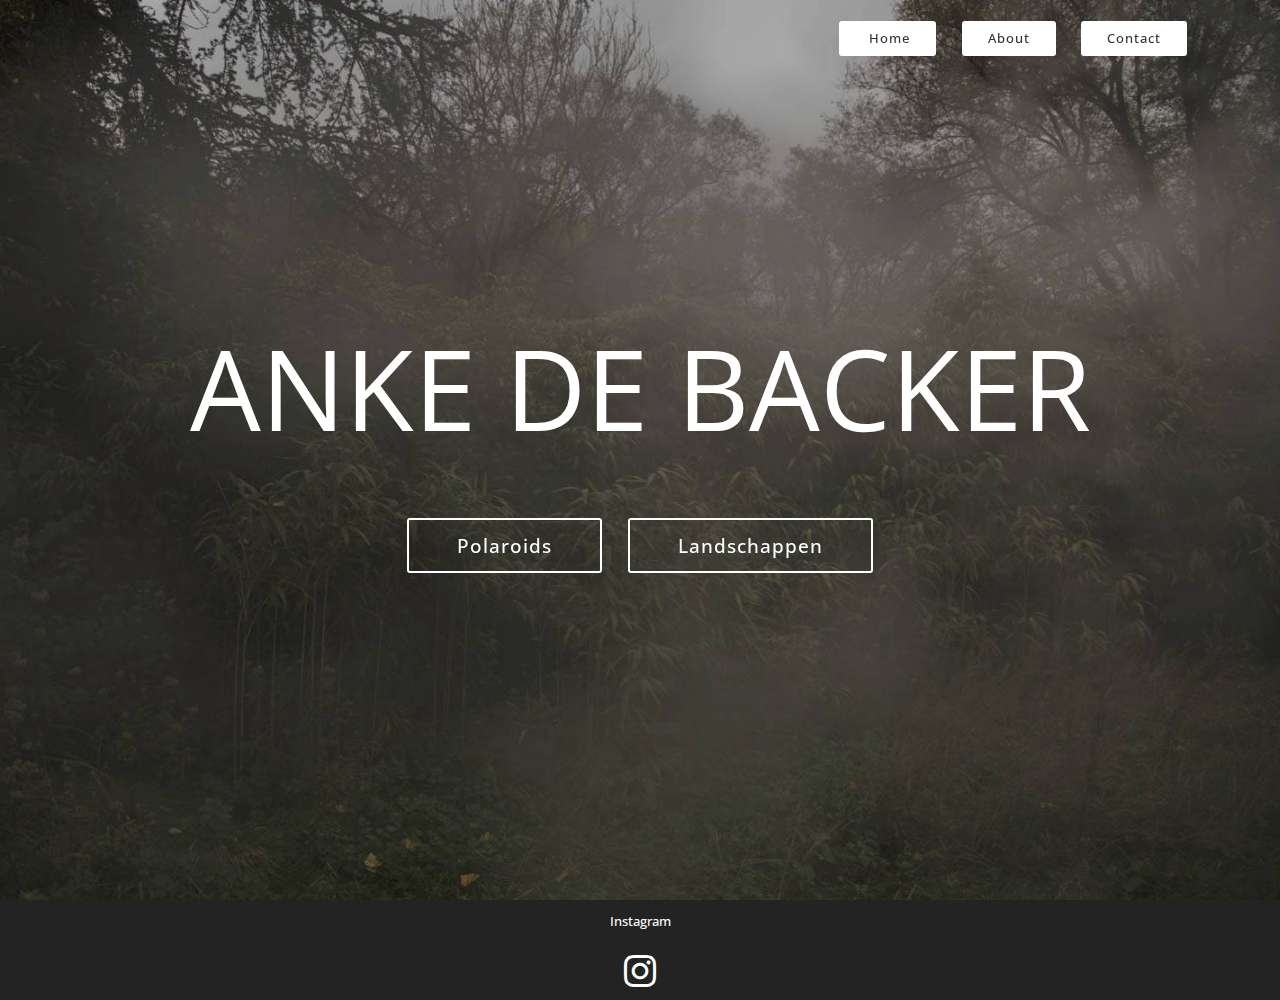
<file: index.html>
<!DOCTYPE html>
<html >
<head>
  <!-- Site made with Mobirise Website Builder v4.5.4, https://mobirise.com -->
  <meta charset="UTF-8">
  <meta http-equiv="X-UA-Compatible" content="IE=edge">
  <meta name="generator" content="Mobirise v4.5.4, mobirise.com">
  <meta name="viewport" content="width=device-width, initial-scale=1, minimum-scale=1">
  <link rel="shortcut icon" href="assets/images/logo2.png" type="image/x-icon">
  <meta name="description" content="">
  <title>Home</title>
  <link rel="stylesheet" href="assets/web/assets/mobirise-icons/mobirise-icons.css">
  <link rel="stylesheet" href="assets/tether/tether.min.css">
  <link rel="stylesheet" href="assets/bootstrap/css/bootstrap.min.css">
  <link rel="stylesheet" href="assets/bootstrap/css/bootstrap-grid.min.css">
  <link rel="stylesheet" href="assets/bootstrap/css/bootstrap-reboot.min.css">
  <link rel="stylesheet" href="assets/socicon/css/styles.css">
  <link rel="stylesheet" href="assets/dropdown/css/style.css">
  <link rel="stylesheet" href="assets/theme/css/style.css">
  <link rel="stylesheet" href="assets/mobirise/css/mbr-additional.css" type="text/css">
  
  
  
</head>
<body>
<section class="menu cid-qzK9zmyiF5" once="menu" id="menu2-x">

    

    <nav class="navbar navbar-expand beta-menu navbar-dropdown align-items-center navbar-toggleable-sm bg-color transparent">
        <button class="navbar-toggler navbar-toggler-right" type="button" data-toggle="collapse" data-target="#navbarSupportedContent" aria-controls="navbarSupportedContent" aria-expanded="false" aria-label="Toggle navigation">
            <div class="hamburger">
                <span></span>
                <span></span>
                <span></span>
                <span></span>
            </div>
        </button>
        <div class="menu-logo">
            <div class="navbar-brand">
                
                
            </div>
        </div>
        <div class="collapse navbar-collapse" id="navbarSupportedContent">
            
            <div class="navbar-buttons mbr-section-btn"><a class="btn btn-sm btn-white display-7" href="index.html">&nbsp;Home</a> <a class="btn btn-sm btn-white display-7" href="page3.html">About</a> <a class="btn btn-sm btn-white display-7" href="page1.html">Contact</a></div>
        </div>
    </nav>
</section>

<section class="engine"><a href="https://mobirise.co/p">bootstrap navbar</a></section><section class="cid-qzK7pmavY2 mbr-fullscreen mbr-parallax-background" id="header2-p">

    

    

    <div class="container align-center">
        <div class="row justify-content-md-center">
            <div class="mbr-white col-md-10">
                <h1 class="mbr-section-title mbr-bold pb-3 mbr-fonts-style display-1"><span style="font-weight: normal;">ANKE DE BACKER</span></h1>
                
                <p class="mbr-text pb-3 mbr-fonts-style display-5"></p>
                <div class="mbr-section-btn"><a class="btn btn-md btn-white-outline display-4" href="page4.html">Polaroids</a>
                    <a class="btn btn-md btn-white-outline display-4" href="page2.html">Landschappen</a></div>
            </div>
        </div>
    </div>
    
</section>

<section class="cid-qzQAtz2W2c" id="social-buttons2-15">

    

    

    <div class="container">
        <div class="media-container-row">
            <div class="col-md-8 align-center">
                <h2 class="pb-3 mbr-fonts-style display-7">Instagram</h2>
                <div class="social-list pl-0 mb-0">
                    <a href="https://www.instagram.com/apolaroid.landscape/" target="_blank">
                        <span class="px-2 mbr-iconfont mbr-iconfont-social socicon-instagram socicon"></span>
                    </a>
                    
                        
                    
                    <a href="https://www.instagram.com/ankedebacker/?hl=nl" target="_blank">
                        
                    </a>
                    <a href="https://www.youtube.com/c/mobirise" target="_blank">
                        
                    </a>
                    <a href="https://plus.google.com/u/0/+Mobirise" target="_blank">
                        
                    </a>
                    <a href="https://www.behance.net/Mobirise" target="_blank">
                        
                    </a>
                </div>
            </div>
        </div>
    </div>
</section>


  <script src="assets/web/assets/jquery/jquery.min.js"></script>
  <script src="assets/popper/popper.min.js"></script>
  <script src="assets/tether/tether.min.js"></script>
  <script src="assets/bootstrap/js/bootstrap.min.js"></script>
  <script src="assets/smoothscroll/smooth-scroll.js"></script>
  <script src="assets/touchswipe/jquery.touch-swipe.min.js"></script>
  <script src="assets/parallax/jarallax.min.js"></script>
  <script src="assets/sociallikes/social-likes.js"></script>
  <script src="assets/dropdown/js/script.min.js"></script>
  <script src="assets/theme/js/script.js"></script>
  
  
</body>
</html>
</file>
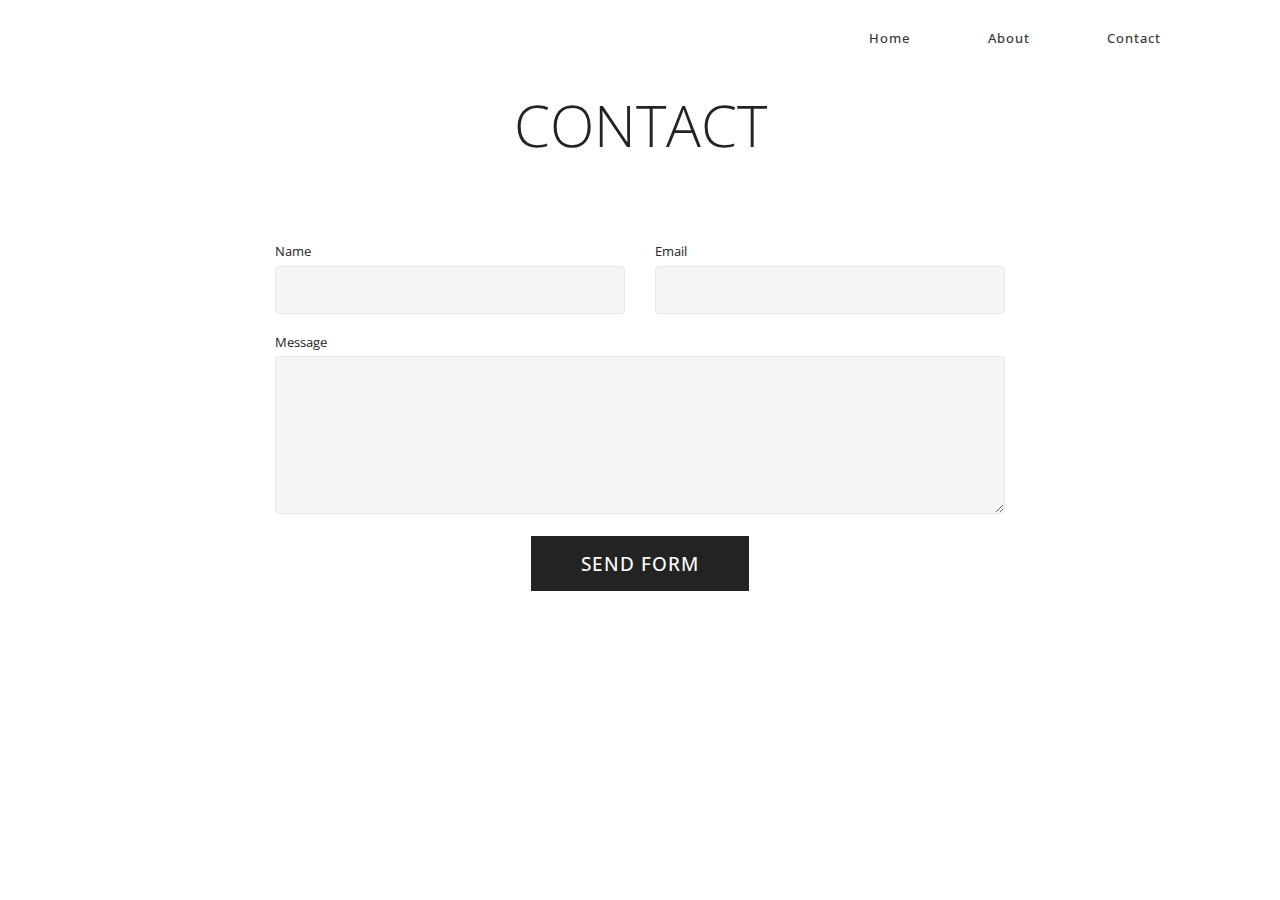
<file: page1.html>
<!DOCTYPE html>
<html >
<head>
  <!-- Site made with Mobirise Website Builder v4.5.4, https://mobirise.com -->
  <meta charset="UTF-8">
  <meta http-equiv="X-UA-Compatible" content="IE=edge">
  <meta name="generator" content="Mobirise v4.5.4, mobirise.com">
  <meta name="viewport" content="width=device-width, initial-scale=1, minimum-scale=1">
  <link rel="shortcut icon" href="assets/images/logo2.png" type="image/x-icon">
  <meta name="description" content="Web Site Creator Description">
  <title>Contact</title>
  <link rel="stylesheet" href="assets/tether/tether.min.css">
  <link rel="stylesheet" href="assets/bootstrap/css/bootstrap.min.css">
  <link rel="stylesheet" href="assets/bootstrap/css/bootstrap-grid.min.css">
  <link rel="stylesheet" href="assets/bootstrap/css/bootstrap-reboot.min.css">
  <link rel="stylesheet" href="assets/dropdown/css/style.css">
  <link rel="stylesheet" href="assets/theme/css/style.css">
  <link rel="stylesheet" href="assets/mobirise/css/mbr-additional.css" type="text/css">
  
  
  
</head>
<body>
<section class="menu cid-qzQDbuTKoL" once="menu" id="menu2-17">

    

    <nav class="navbar navbar-expand beta-menu navbar-dropdown align-items-center navbar-toggleable-sm bg-color transparent">
        <button class="navbar-toggler navbar-toggler-right" type="button" data-toggle="collapse" data-target="#navbarSupportedContent" aria-controls="navbarSupportedContent" aria-expanded="false" aria-label="Toggle navigation">
            <div class="hamburger">
                <span></span>
                <span></span>
                <span></span>
                <span></span>
            </div>
        </button>
        <div class="menu-logo">
            <div class="navbar-brand">
                
                
            </div>
        </div>
        <div class="collapse navbar-collapse" id="navbarSupportedContent">
            
            <div class="navbar-buttons mbr-section-btn"><a class="btn btn-sm btn-white display-7" href="index.html">&nbsp;Home</a> <a class="btn btn-sm btn-white display-7" href="page3.html">About</a> <a class="btn btn-sm btn-white display-7" href="page1.html">Contact</a></div>
        </div>
    </nav>
</section>

<section class="engine"><a href="https://mobirise.co">Mobirise</a></section><section class="mbr-section form1 cid-qzQCvItGS6" id="form1-16">

    

    
    <div class="container">
        <div class="row justify-content-center">
            <div class="title col-12 col-lg-8">
                <h2 class="mbr-section-title align-center pb-3 mbr-fonts-style display-2">
                    CONTACT</h2>
                <h3 class="mbr-section-subtitle align-center mbr-light pb-3 mbr-fonts-style display-5"></h3>
            </div>
        </div>
    </div>
    <div class="container">
        <div class="row justify-content-center">
            <div class="media-container-column col-lg-8" data-form-type="formoid">
                    <div data-form-alert="" hidden=""></div>
            
                    <form class="mbr-form" action="https://mobirise.com/" method="post" data-form-title="Mobirise Form"><input type="hidden" data-form-email="true" value="ATaR/Pi4aBTMuLxLLo68CSwGCnZDJkLQmSYHslSVlem+yCNsWuzO0yycwkZ8EDkfXLge0x/dxb/jMLavxPwp+6EKKFPSnF2+dkZRoUER5mEnFkuU2WqPYAdqpXYBKeia">
                        <div class="row row-sm-offset">
                            <div class="col-md-4 multi-horizontal" data-for="name">
                                <div class="form-group">
                                    <label class="form-control-label mbr-fonts-style display-7" for="name-form1-16">Name</label>
                                    <input type="text" class="form-control" name="name" data-form-field="Name" required="" id="name-form1-16">
                                </div>
                            </div>
                            <div class="col-md-4 multi-horizontal" data-for="email">
                                <div class="form-group">
                                    <label class="form-control-label mbr-fonts-style display-7" for="email-form1-16">Email</label>
                                    <input type="email" class="form-control" name="email" data-form-field="Email" required="" id="email-form1-16">
                                </div>
                            </div>
                            
                        </div>
                        <div class="form-group" data-for="message">
                            <label class="form-control-label mbr-fonts-style display-7" for="message-form1-16">Message</label>
                            <textarea type="text" class="form-control" name="message" rows="7" data-form-field="Message" id="message-form1-16"></textarea>
                        </div>
            
                        <span class="input-group-btn">
                            <button href="" type="submit" class="btn btn-primary btn-form display-4">SEND FORM</button>
                        </span>
                    </form>
            </div>
        </div>
    </div>
</section>


  <script src="assets/web/assets/jquery/jquery.min.js"></script>
  <script src="assets/popper/popper.min.js"></script>
  <script src="assets/tether/tether.min.js"></script>
  <script src="assets/bootstrap/js/bootstrap.min.js"></script>
  <script src="assets/smoothscroll/smooth-scroll.js"></script>
  <script src="assets/dropdown/js/script.min.js"></script>
  <script src="assets/touchswipe/jquery.touch-swipe.min.js"></script>
  <script src="assets/theme/js/script.js"></script>
  <script src="assets/formoid/formoid.min.js"></script>
  
  
</body>
</html>
</file>
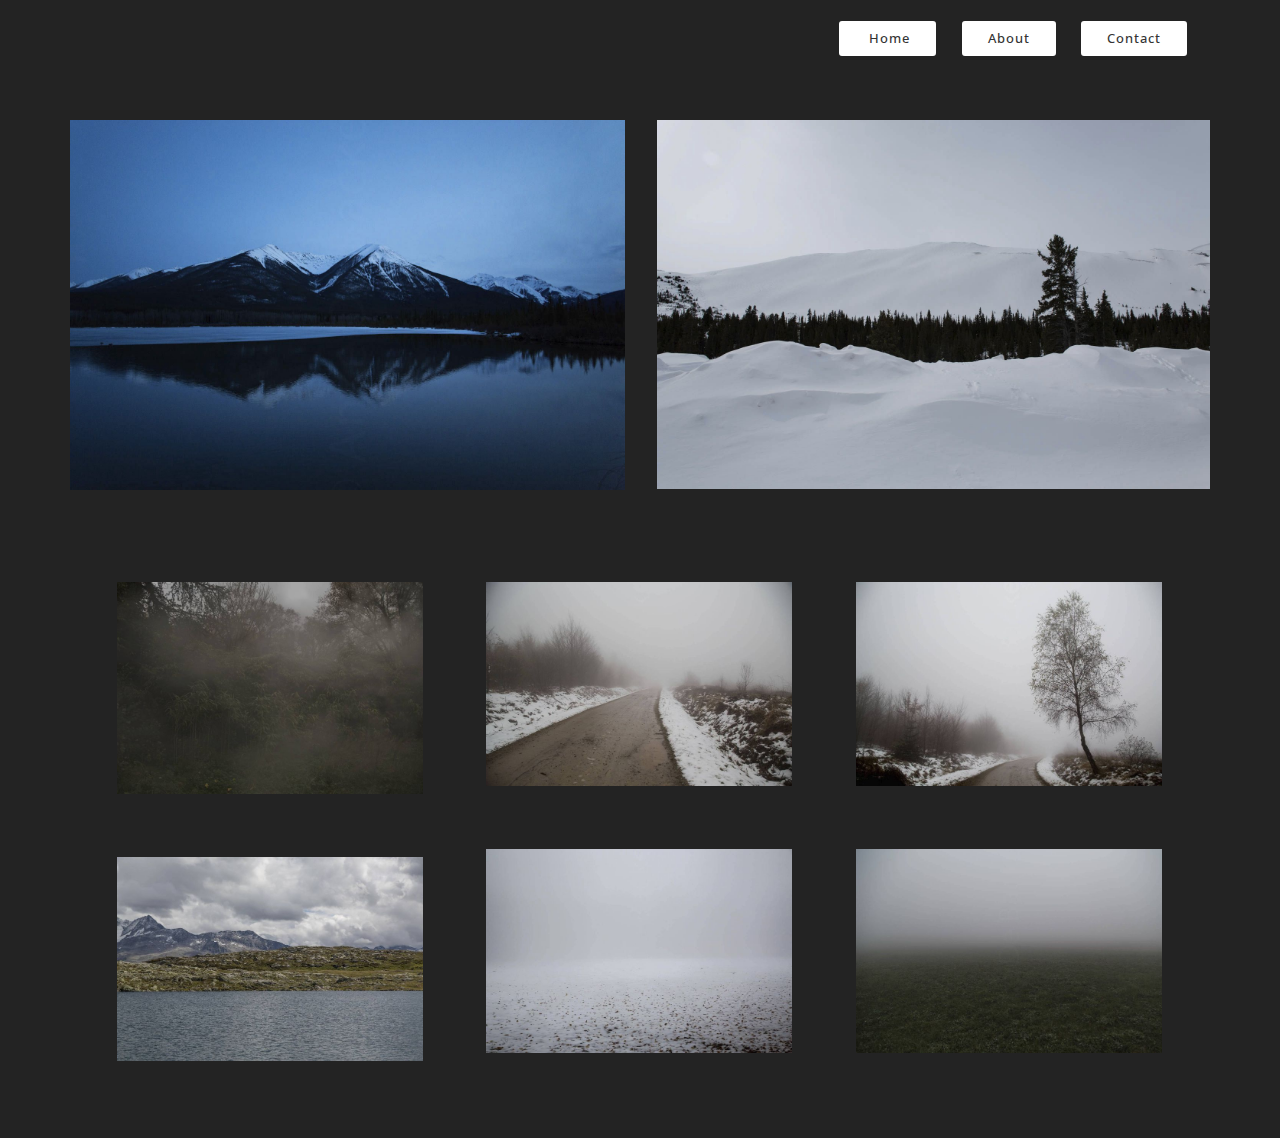
<file: page2.html>
<!DOCTYPE html>
<html >
<head>
  <!-- Site made with Mobirise Website Builder v4.5.4, https://mobirise.com -->
  <meta charset="UTF-8">
  <meta http-equiv="X-UA-Compatible" content="IE=edge">
  <meta name="generator" content="Mobirise v4.5.4, mobirise.com">
  <meta name="viewport" content="width=device-width, initial-scale=1, minimum-scale=1">
  <link rel="shortcut icon" href="assets/images/logo2.png" type="image/x-icon">
  <meta name="description" content="Web Site Maker Description">
  <title>landschappen</title>
  <link rel="stylesheet" href="assets/web/assets/mobirise-icons/mobirise-icons.css">
  <link rel="stylesheet" href="assets/tether/tether.min.css">
  <link rel="stylesheet" href="assets/bootstrap/css/bootstrap.min.css">
  <link rel="stylesheet" href="assets/bootstrap/css/bootstrap-grid.min.css">
  <link rel="stylesheet" href="assets/bootstrap/css/bootstrap-reboot.min.css">
  <link rel="stylesheet" href="assets/dropdown/css/style.css">
  <link rel="stylesheet" href="assets/theme/css/style.css">
  <link rel="stylesheet" href="assets/gallery/style.css">
  <link rel="stylesheet" href="assets/mobirise/css/mbr-additional.css" type="text/css">
  
  
  
</head>
<body>
<section class="menu cid-qzK9zmyiF5" once="menu" id="menu2-10">

    

    <nav class="navbar navbar-expand beta-menu navbar-dropdown align-items-center navbar-toggleable-sm bg-color transparent">
        <button class="navbar-toggler navbar-toggler-right" type="button" data-toggle="collapse" data-target="#navbarSupportedContent" aria-controls="navbarSupportedContent" aria-expanded="false" aria-label="Toggle navigation">
            <div class="hamburger">
                <span></span>
                <span></span>
                <span></span>
                <span></span>
            </div>
        </button>
        <div class="menu-logo">
            <div class="navbar-brand">
                
                
            </div>
        </div>
        <div class="collapse navbar-collapse" id="navbarSupportedContent">
            
            <div class="navbar-buttons mbr-section-btn"><a class="btn btn-sm btn-white display-7" href="index.html">&nbsp;Home</a> <a class="btn btn-sm btn-white display-7" href="page3.html">About</a> <a class="btn btn-sm btn-white display-7" href="page1.html">Contact</a></div>
        </div>
    </nav>
</section>

<section class="engine"><a href="https://mobirise.co/i">how to build your own website</a></section><section class="cid-qzQwB5sjED" id="image4-14">
    <!-- Block parameters controls (Blue "Gear" panel) -->
    
    <!-- End block parameters -->
    <div class="container images-container container-fluid">
            <div class="media-container-row" style="width: 100%;">
                <div class="img-item item1" style="width: 103%;">
                    <img src="assets/images/landschappen-7-van-15-1500x1000.jpg" alt="" title="">
                    
                </div>
                <div class="img-item">
                    <img src="assets/images/landschappen-8-van-15-1500x1000.jpg" alt="" title="">
                    
                </div>
            </div>
    </div>
</section>

<section class="mbr-gallery mbr-slider-carousel cid-qzQuH8CnqP" id="gallery2-13">

    

    <div class="container">
        <div><!-- Filter --><!-- Gallery --><div class="mbr-gallery-row"><div class="mbr-gallery-layout-default"><div><div><div class="mbr-gallery-item mbr-gallery-item--p4" data-video-url="false" data-tags="Awesome"><div href="#lb-gallery2-13" data-slide-to="0" data-toggle="modal"><img src="assets/images/landschappen-1-van-15-1442x1000-800x554.jpg" alt=""><span class="icon-focus"></span></div></div><div class="mbr-gallery-item mbr-gallery-item--p4" data-video-url="false" data-tags="Responsive"><div href="#lb-gallery2-13" data-slide-to="1" data-toggle="modal"><img src="assets/images/landschappen-2-van-15-1500x1000-800x533.jpg" alt=""><span class="icon-focus"></span></div></div><div class="mbr-gallery-item mbr-gallery-item--p4" data-video-url="false" data-tags="Creative"><div href="#lb-gallery2-13" data-slide-to="2" data-toggle="modal"><img src="assets/images/landschappen-3-van-15-1500x1000-800x533.jpg" alt=""><span class="icon-focus"></span></div></div><div class="mbr-gallery-item mbr-gallery-item--p4" data-video-url="false" data-tags="Animated"><div href="#lb-gallery2-13" data-slide-to="3" data-toggle="modal"><img src="assets/images/landschappen-4-van-15-1500x1000-800x533.jpg" alt=""><span class="icon-focus"></span></div></div><div class="mbr-gallery-item mbr-gallery-item--p4" data-video-url="false" data-tags="Awesome"><div href="#lb-gallery2-13" data-slide-to="4" data-toggle="modal"><img src="assets/images/landschappen-5-van-15-1500x1000-800x533.jpg" alt=""><span class="icon-focus"></span></div></div><div class="mbr-gallery-item mbr-gallery-item--p4" data-video-url="false" data-tags="Awesome"><div href="#lb-gallery2-13" data-slide-to="5" data-toggle="modal"><img src="assets/images/landschappen-10-van-15-1500x1000-800x533.jpg" alt=""><span class="icon-focus"></span></div></div></div></div><div class="clearfix"></div></div></div><!-- Lightbox --><div data-app-prevent-settings="" class="mbr-slider modal fade carousel slide" tabindex="-1" data-keyboard="true" data-interval="false" id="lb-gallery2-13"><div class="modal-dialog"><div class="modal-content"><div class="modal-body"><div class="carousel-inner"><div class="carousel-item"><img src="assets/images/landschappen-1-van-15-1442x1000.jpg" alt=""></div><div class="carousel-item"><img src="assets/images/landschappen-2-van-15-1500x1000.jpg" alt=""></div><div class="carousel-item"><img src="assets/images/landschappen-3-van-15-1500x1000.jpg" alt=""></div><div class="carousel-item"><img src="assets/images/landschappen-4-van-15-1500x1000.jpg" alt=""></div><div class="carousel-item"><img src="assets/images/landschappen-5-van-15-1500x1000.jpg" alt=""></div><div class="carousel-item active"><img src="assets/images/landschappen-10-van-15-1500x1000.jpg" alt=""></div></div><a class="carousel-control carousel-control-prev" role="button" data-slide="prev" href="#lb-gallery2-13"><span class="mbri-left mbr-iconfont" aria-hidden="true"></span><span class="sr-only">Previous</span></a><a class="carousel-control carousel-control-next" role="button" data-slide="next" href="#lb-gallery2-13"><span class="mbri-right mbr-iconfont" aria-hidden="true"></span><span class="sr-only">Next</span></a><a class="close" href="#" role="button" data-dismiss="modal"><span class="sr-only">Close</span></a></div></div></div></div></div>
    </div>

</section>


  <script src="assets/web/assets/jquery/jquery.min.js"></script>
  <script src="assets/popper/popper.min.js"></script>
  <script src="assets/tether/tether.min.js"></script>
  <script src="assets/bootstrap/js/bootstrap.min.js"></script>
  <script src="assets/smoothscroll/smooth-scroll.js"></script>
  <script src="assets/dropdown/js/script.min.js"></script>
  <script src="assets/touchswipe/jquery.touch-swipe.min.js"></script>
  <script src="assets/vimeoplayer/jquery.mb.vimeo_player.js"></script>
  <script src="assets/bootstrapcarouselswipe/bootstrap-carousel-swipe.js"></script>
  <script src="assets/masonry/masonry.pkgd.min.js"></script>
  <script src="assets/imagesloaded/imagesloaded.pkgd.min.js"></script>
  <script src="assets/theme/js/script.js"></script>
  <script src="assets/gallery/player.min.js"></script>
  <script src="assets/gallery/script.js"></script>
  <script src="assets/slidervideo/script.js"></script>
  
  
</body>
</html>
</file>
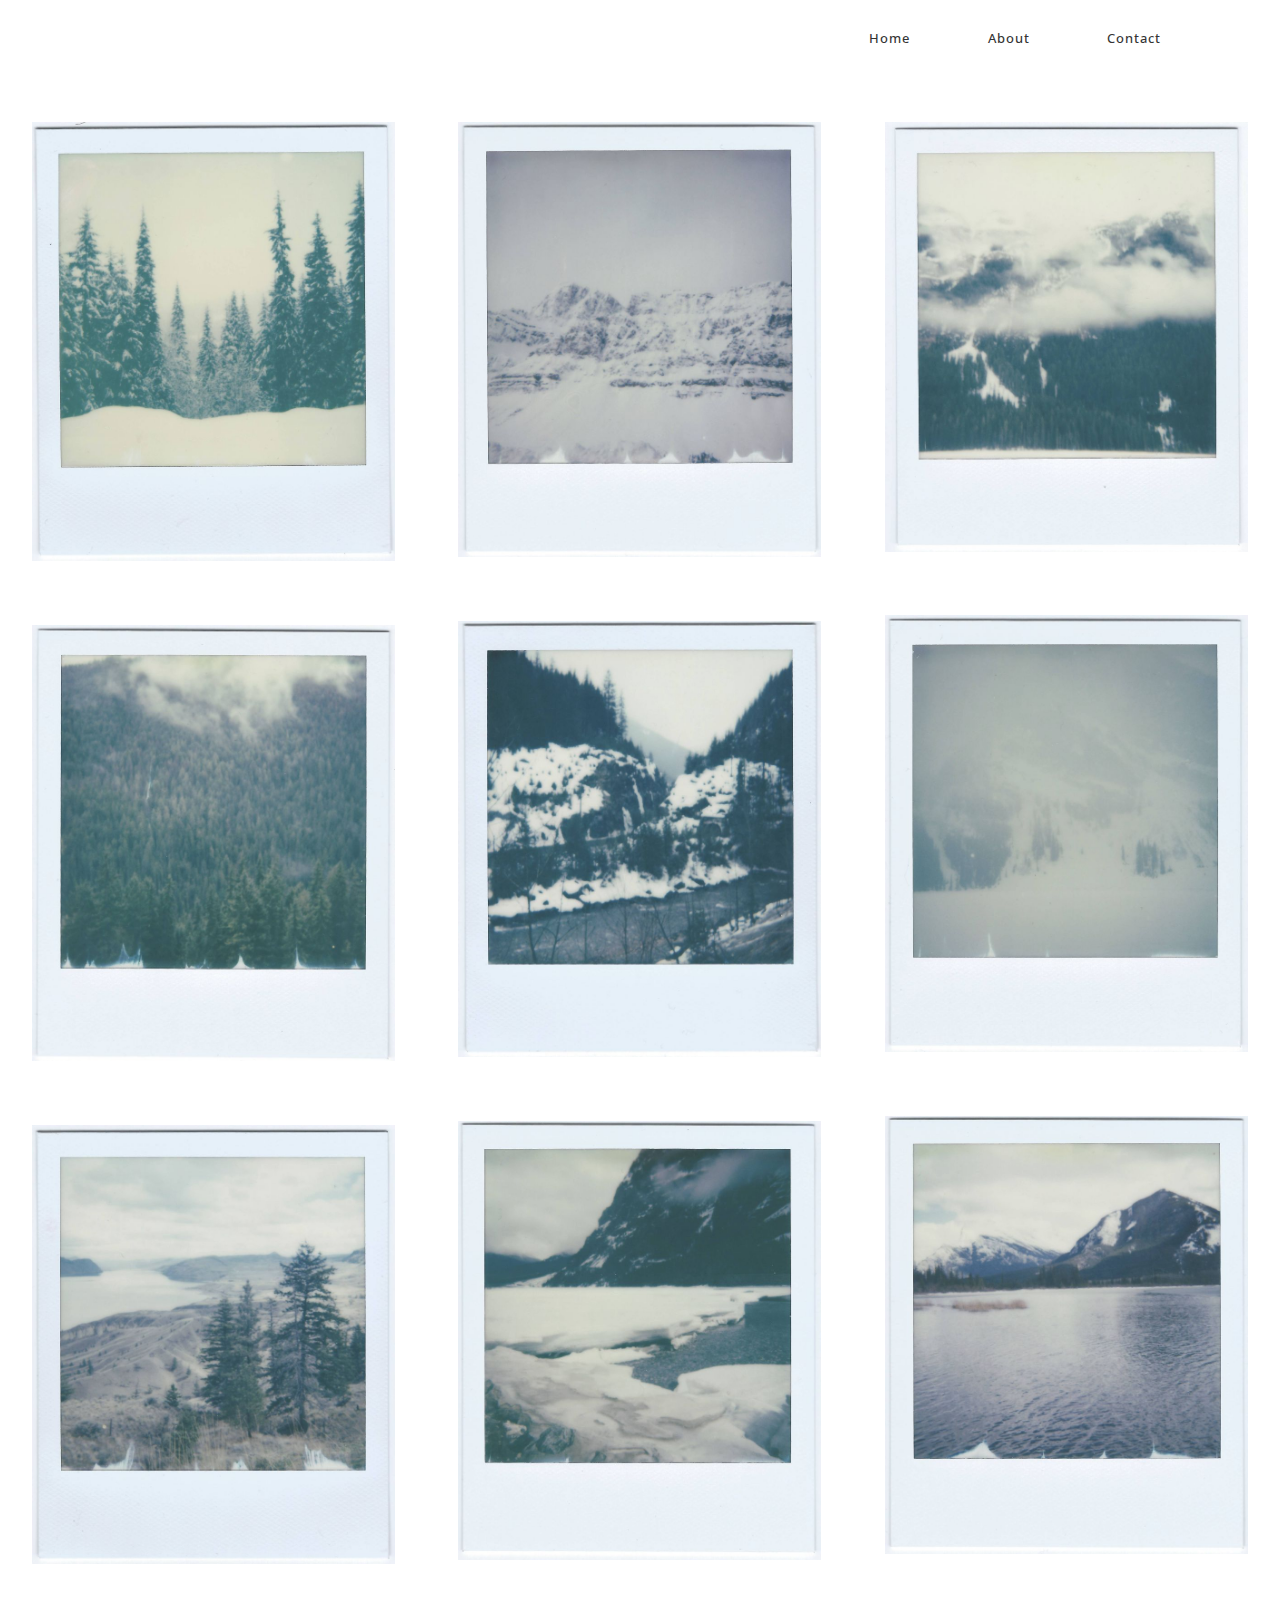
<file: page4.html>
<!DOCTYPE html>
<html >
<head>
  <!-- Site made with Mobirise Website Builder v4.5.4, https://mobirise.com -->
  <meta charset="UTF-8">
  <meta http-equiv="X-UA-Compatible" content="IE=edge">
  <meta name="generator" content="Mobirise v4.5.4, mobirise.com">
  <meta name="viewport" content="width=device-width, initial-scale=1, minimum-scale=1">
  <link rel="shortcut icon" href="assets/images/logo2.png" type="image/x-icon">
  <meta name="description" content="Website Builder Description">
  <title>polaroids</title>
  <link rel="stylesheet" href="assets/web/assets/mobirise-icons/mobirise-icons.css">
  <link rel="stylesheet" href="assets/tether/tether.min.css">
  <link rel="stylesheet" href="assets/bootstrap/css/bootstrap.min.css">
  <link rel="stylesheet" href="assets/bootstrap/css/bootstrap-grid.min.css">
  <link rel="stylesheet" href="assets/bootstrap/css/bootstrap-reboot.min.css">
  <link rel="stylesheet" href="assets/dropdown/css/style.css">
  <link rel="stylesheet" href="assets/theme/css/style.css">
  <link rel="stylesheet" href="assets/gallery/style.css">
  <link rel="stylesheet" href="assets/mobirise/css/mbr-additional.css" type="text/css">
  
  
  
</head>
<body>
<section class="menu cid-qzK9zmyiF5" once="menu" id="menu2-1a">

    

    <nav class="navbar navbar-expand beta-menu navbar-dropdown align-items-center navbar-toggleable-sm bg-color transparent">
        <button class="navbar-toggler navbar-toggler-right" type="button" data-toggle="collapse" data-target="#navbarSupportedContent" aria-controls="navbarSupportedContent" aria-expanded="false" aria-label="Toggle navigation">
            <div class="hamburger">
                <span></span>
                <span></span>
                <span></span>
                <span></span>
            </div>
        </button>
        <div class="menu-logo">
            <div class="navbar-brand">
                
                
            </div>
        </div>
        <div class="collapse navbar-collapse" id="navbarSupportedContent">
            
            <div class="navbar-buttons mbr-section-btn"><a class="btn btn-sm btn-white display-7" href="index.html">&nbsp;Home</a> <a class="btn btn-sm btn-white display-7" href="page3.html">About</a> <a class="btn btn-sm btn-white display-7" href="page1.html">Contact</a></div>
        </div>
    </nav>
</section>

<section class="engine"><a href="https://mobirise.co/k">bootstrap template</a></section><section class="mbr-gallery mbr-slider-carousel cid-qAtX2ntXQl" id="gallery3-1e">

    

    <div>
        <div><!-- Filter --><!-- Gallery --><div class="mbr-gallery-row"><div class="mbr-gallery-layout-default"><div><div><div class="mbr-gallery-item mbr-gallery-item--p4" data-video-url="false" data-tags="Animated"><div href="#lb-gallery3-1e" data-slide-to="0" data-toggle="modal"><img src="assets/images/canada6-2000x2424-800x969.jpg" alt=""><span class="icon-focus"></span></div></div><div class="mbr-gallery-item mbr-gallery-item--p4" data-video-url="false" data-tags="Animated"><div href="#lb-gallery3-1e" data-slide-to="1" data-toggle="modal"><img src="assets/images/canada2-2000x2402-800x960.jpg" alt=""><span class="icon-focus"></span></div></div><div class="mbr-gallery-item mbr-gallery-item--p4" data-video-url="false" data-tags="Animated"><div href="#lb-gallery3-1e" data-slide-to="2" data-toggle="modal"><img src="assets/images/canada5-2000x2370-800x948.jpg" alt=""><span class="icon-focus"></span></div></div><div class="mbr-gallery-item mbr-gallery-item--p4" data-video-url="false" data-tags="Animated"><div href="#lb-gallery3-1e" data-slide-to="3" data-toggle="modal"><img src="assets/images/canada7-2000x2412-800x964.jpg" alt=""><span class="icon-focus"></span></div></div><div class="mbr-gallery-item mbr-gallery-item--p4" data-video-url="false" data-tags="Animated"><div href="#lb-gallery3-1e" data-slide-to="4" data-toggle="modal"><img src="assets/images/canada1-2000x2406-800x962.jpg" alt=""><span class="icon-focus"></span></div></div><div class="mbr-gallery-item mbr-gallery-item--p4" data-video-url="false" data-tags="Animated"><div href="#lb-gallery3-1e" data-slide-to="5" data-toggle="modal"><img src="assets/images/canada8-2000x2407-800x962.jpg" alt=""><span class="icon-focus"></span></div></div><div class="mbr-gallery-item mbr-gallery-item--p4" data-video-url="false" data-tags="Animated"><div href="#lb-gallery3-1e" data-slide-to="6" data-toggle="modal"><img src="assets/images/canada15-2000x2419-800x967.jpg" alt=""><span class="icon-focus"></span></div></div><div class="mbr-gallery-item mbr-gallery-item--p4" data-video-url="false" data-tags="Animated"><div href="#lb-gallery3-1e" data-slide-to="7" data-toggle="modal"><img src="assets/images/canada11-2000x2424-800x969.jpg" alt=""><span class="icon-focus"></span></div></div><div class="mbr-gallery-item mbr-gallery-item--p4" data-video-url="false" data-tags="Animated"><div href="#lb-gallery3-1e" data-slide-to="8" data-toggle="modal"><img src="assets/images/canada13-2000x2421-800x968.jpg" alt=""><span class="icon-focus"></span></div></div></div></div><div class="clearfix"></div></div></div><!-- Lightbox --><div data-app-prevent-settings="" class="mbr-slider modal fade carousel slide" tabindex="-1" data-keyboard="true" data-interval="false" id="lb-gallery3-1e"><div class="modal-dialog"><div class="modal-content"><div class="modal-body"><div class="carousel-inner"><div class="carousel-item"><img src="assets/images/canada6-2000x2424.jpg" alt=""></div><div class="carousel-item"><img src="assets/images/canada2-2000x2402.jpg" alt=""></div><div class="carousel-item"><img src="assets/images/canada5-2000x2370.jpg" alt=""></div><div class="carousel-item"><img src="assets/images/canada7-2000x2412.jpg" alt=""></div><div class="carousel-item"><img src="assets/images/canada1-2000x2406.jpg" alt=""></div><div class="carousel-item"><img src="assets/images/canada8-2000x2407.jpg" alt=""></div><div class="carousel-item"><img src="assets/images/canada15-2000x2419.jpg" alt=""></div><div class="carousel-item"><img src="assets/images/canada11-2000x2424.jpg" alt=""></div><div class="carousel-item active"><img src="assets/images/canada13-2000x2421.jpg" alt=""></div></div><a class="carousel-control carousel-control-prev" role="button" data-slide="prev" href="#lb-gallery3-1e"><span class="mbri-left mbr-iconfont" aria-hidden="true"></span><span class="sr-only">Previous</span></a><a class="carousel-control carousel-control-next" role="button" data-slide="next" href="#lb-gallery3-1e"><span class="mbri-right mbr-iconfont" aria-hidden="true"></span><span class="sr-only">Next</span></a><a class="close" href="#" role="button" data-dismiss="modal"><span class="sr-only">Close</span></a></div></div></div></div></div>
    </div>

</section>


  <script src="assets/web/assets/jquery/jquery.min.js"></script>
  <script src="assets/popper/popper.min.js"></script>
  <script src="assets/tether/tether.min.js"></script>
  <script src="assets/bootstrap/js/bootstrap.min.js"></script>
  <script src="assets/smoothscroll/smooth-scroll.js"></script>
  <script src="assets/dropdown/js/script.min.js"></script>
  <script src="assets/touchswipe/jquery.touch-swipe.min.js"></script>
  <script src="assets/vimeoplayer/jquery.mb.vimeo_player.js"></script>
  <script src="assets/bootstrapcarouselswipe/bootstrap-carousel-swipe.js"></script>
  <script src="assets/masonry/masonry.pkgd.min.js"></script>
  <script src="assets/imagesloaded/imagesloaded.pkgd.min.js"></script>
  <script src="assets/theme/js/script.js"></script>
  <script src="assets/gallery/player.min.js"></script>
  <script src="assets/gallery/script.js"></script>
  <script src="assets/slidervideo/script.js"></script>
  
  
</body>
</html>
</file>
<file: assets/web/assets/mobirise-icons/mobirise-icons.css>
@font-face {
  font-family: 'MobiriseIcons';
  src:  url('mobirise-icons.eot?spat4u');
  src:  url('mobirise-icons.eot?spat4u#iefix') format('embedded-opentype'),
    url('mobirise-icons.ttf?spat4u') format('truetype'),
    url('mobirise-icons.woff?spat4u') format('woff'),
    url('mobirise-icons.svg?spat4u#MobiriseIcons') format('svg');
  font-weight: normal;
  font-style: normal;
}

[class^="mbri-"], [class*=" mbri-"] {
  /* use !important to prevent issues with browser extensions that change fonts */
  font-family: MobiriseIcons !important;
  speak: none;
  font-style: normal;
  font-weight: normal;
  font-variant: normal;
  text-transform: none;
  line-height: 1;

  /* Better Font Rendering =========== */
  -webkit-font-smoothing: antialiased;
  -moz-osx-font-smoothing: grayscale;
}

.mbri-add-submenu:before {
  content: "\e900";
}
.mbri-alert:before {
  content: "\e901";
}
.mbri-align-center:before {
  content: "\e902";
}
.mbri-align-justify:before {
  content: "\e903";
}
.mbri-align-left:before {
  content: "\e904";
}
.mbri-align-right:before {
  content: "\e905";
}
.mbri-android:before {
  content: "\e906";
}
.mbri-apple:before {
  content: "\e907";
}
.mbri-arrow-down:before {
  content: "\e908";
}
.mbri-arrow-next:before {
  content: "\e909";
}
.mbri-arrow-prev:before {
  content: "\e90a";
}
.mbri-arrow-up:before {
  content: "\e90b";
}
.mbri-bold:before {
  content: "\e90c";
}
.mbri-bookmark:before {
  content: "\e90d";
}
.mbri-bootstrap:before {
  content: "\e90e";
}
.mbri-briefcase:before {
  content: "\e90f";
}
.mbri-browse:before {
  content: "\e910";
}
.mbri-bulleted-list:before {
  content: "\e911";
}
.mbri-calendar:before {
  content: "\e912";
}
.mbri-camera:before {
  content: "\e913";
}
.mbri-cart-add:before {
  content: "\e914";
}
.mbri-cart-full:before {
  content: "\e915";
}
.mbri-cash:before {
  content: "\e916";
}
.mbri-change-style:before {
  content: "\e917";
}
.mbri-chat:before {
  content: "\e918";
}
.mbri-clock:before {
  content: "\e919";
}
.mbri-close:before {
  content: "\e91a";
}
.mbri-cloud:before {
  content: "\e91b";
}
.mbri-code:before {
  content: "\e91c";
}
.mbri-contact-form:before {
  content: "\e91d";
}
.mbri-credit-card:before {
  content: "\e91e";
}
.mbri-cursor-click:before {
  content: "\e91f";
}
.mbri-cust-feedback:before {
  content: "\e920";
}
.mbri-database:before {
  content: "\e921";
}
.mbri-delivery:before {
  content: "\e922";
}
.mbri-desktop:before {
  content: "\e923";
}
.mbri-devices:before {
  content: "\e924";
}
.mbri-down:before {
  content: "\e925";
}
.mbri-download:before {
  content: "\e989";
}
.mbri-drag-n-drop:before {
  content: "\e927";
}
.mbri-drag-n-drop2:before {
  content: "\e928";
}
.mbri-edit:before {
  content: "\e929";
}
.mbri-edit2:before {
  content: "\e92a";
}
.mbri-error:before {
  content: "\e92b";
}
.mbri-extension:before {
  content: "\e92c";
}
.mbri-features:before {
  content: "\e92d";
}
.mbri-file:before {
  content: "\e92e";
}
.mbri-flag:before {
  content: "\e92f";
}
.mbri-folder:before {
  content: "\e930";
}
.mbri-gift:before {
  content: "\e931";
}
.mbri-github:before {
  content: "\e932";
}
.mbri-globe:before {
  content: "\e933";
}
.mbri-globe-2:before {
  content: "\e934";
}
.mbri-growing-chart:before {
  content: "\e935";
}
.mbri-hearth:before {
  content: "\e936";
}
.mbri-help:before {
  content: "\e937";
}
.mbri-home:before {
  content: "\e938";
}
.mbri-hot-cup:before {
  content: "\e939";
}
.mbri-idea:before {
  content: "\e93a";
}
.mbri-image-gallery:before {
  content: "\e93b";
}
.mbri-image-slider:before {
  content: "\e93c";
}
.mbri-info:before {
  content: "\e93d";
}
.mbri-italic:before {
  content: "\e93e";
}
.mbri-key:before {
  content: "\e93f";
}
.mbri-laptop:before {
  content: "\e940";
}
.mbri-layers:before {
  content: "\e941";
}
.mbri-left-right:before {
  content: "\e942";
}
.mbri-left:before {
  content: "\e943";
}
.mbri-letter:before {
  content: "\e944";
}
.mbri-like:before {
  content: "\e945";
}
.mbri-link:before {
  content: "\e946";
}
.mbri-lock:before {
  content: "\e947";
}
.mbri-login:before {
  content: "\e948";
}
.mbri-logout:before {
  content: "\e949";
}
.mbri-magic-stick:before {
  content: "\e94a";
}
.mbri-map-pin:before {
  content: "\e94b";
}
.mbri-menu:before {
  content: "\e94c";
}
.mbri-mobile:before {
  content: "\e94d";
}
.mbri-mobile2:before {
  content: "\e94e";
}
.mbri-mobirise:before {
  content: "\e94f";
}
.mbri-more-horizontal:before {
  content: "\e950";
}
.mbri-more-vertical:before {
  content: "\e951";
}
.mbri-music:before {
  content: "\e952";
}
.mbri-new-file:before {
  content: "\e953";
}
.mbri-numbered-list:before {
  content: "\e954";
}
.mbri-opened-folder:before {
  content: "\e955";
}
.mbri-pages:before {
  content: "\e956";
}
.mbri-paper-plane:before {
  content: "\e957";
}
.mbri-paperclip:before {
  content: "\e958";
}
.mbri-photo:before {
  content: "\e959";
}
.mbri-photos:before {
  content: "\e95a";
}
.mbri-pin:before {
  content: "\e95b";
}
.mbri-play:before {
  content: "\e95c";
}
.mbri-plus:before {
  content: "\e95d";
}
.mbri-preview:before {
  content: "\e95e";
}
.mbri-print:before {
  content: "\e95f";
}
.mbri-protect:before {
  content: "\e960";
}
.mbri-question:before {
  content: "\e961";
}
.mbri-quote-left:before {
  content: "\e962";
}
.mbri-quote-right:before {
  content: "\e963";
}
.mbri-refresh:before {
  content: "\e964";
}
.mbri-responsive:before {
  content: "\e965";
}
.mbri-right:before {
  content: "\e966";
}
.mbri-rocket:before {
  content: "\e967";
}
.mbri-sad-face:before {
  content: "\e968";
}
.mbri-sale:before {
  content: "\e969";
}
.mbri-save:before {
  content: "\e96a";
}
.mbri-search:before {
  content: "\e96b";
}
.mbri-setting:before {
  content: "\e96c";
}
.mbri-setting2:before {
  content: "\e96d";
}
.mbri-setting3:before {
  content: "\e96e";
}
.mbri-share:before {
  content: "\e96f";
}
.mbri-shopping-bag:before {
  content: "\e970";
}
.mbri-shopping-basket:before {
  content: "\e971";
}
.mbri-shopping-cart:before {
  content: "\e972";
}
.mbri-sites:before {
  content: "\e973";
}
.mbri-smile-face:before {
  content: "\e974";
}
.mbri-speed:before {
  content: "\e975";
}
.mbri-star:before {
  content: "\e976";
}
.mbri-success:before {
  content: "\e977";
}
.mbri-sun:before {
  content: "\e978";
}
.mbri-sun2:before {
  content: "\e979";
}
.mbri-tablet:before {
  content: "\e97a";
}
.mbri-tablet-vertical:before {
  content: "\e97b";
}
.mbri-target:before {
  content: "\e97c";
}
.mbri-timer:before {
  content: "\e97d";
}
.mbri-to-ftp:before {
  content: "\e97e";
}
.mbri-to-local-drive:before {
  content: "\e97f";
}
.mbri-touch-swipe:before {
  content: "\e980";
}
.mbri-touch:before {
  content: "\e981";
}
.mbri-trash:before {
  content: "\e982";
}
.mbri-underline:before {
  content: "\e983";
}
.mbri-unlink:before {
  content: "\e984";
}
.mbri-unlock:before {
  content: "\e985";
}
.mbri-up-down:before {
  content: "\e986";
}
.mbri-up:before {
  content: "\e987";
}
.mbri-update:before {
  content: "\e988";
}
.mbri-upload:before {
 content: "\e926"; 
}
.mbri-user:before {
  content: "\e98a";
}
.mbri-user2:before {
  content: "\e98b";
}
.mbri-users:before {
  content: "\e98c";
}
.mbri-video:before {
  content: "\e98d";
}
.mbri-video-play:before {
  content: "\e98e";
}
.mbri-watch:before {
  content: "\e98f";
}
.mbri-website-theme:before {
  content: "\e990";
}
.mbri-wifi:before {
  content: "\e991";
}
.mbri-windows:before {
  content: "\e992";
}
.mbri-zoom-out:before {
  content: "\e993";
}
.mbri-redo:before {
  content: "\e994";
}
.mbri-undo:before {
  content: "\e995";
}
</file>
<file: assets/socicon/css/styles.css>
@charset "UTF-8";

@font-face {
  font-family: "socicon";
  src:url("../fonts/socicon.eot");
  src:url("../fonts/socicon.eot?#iefix") format("embedded-opentype"),
    url("../fonts/socicon.woff") format("woff"),
    url("../fonts/socicon.ttf") format("truetype"),
    url("../fonts/socicon.svg#socicon") format("svg");
  font-weight: normal;
  font-style: normal;

}

[data-icon]:before {
  font-family: "socicon" !important;
  content: attr(data-icon);
  font-style: normal !important;
  font-weight: normal !important;
  font-variant: normal !important;
  text-transform: none !important;
  speak: none;
  line-height: 1;
  -webkit-font-smoothing: antialiased;
  -moz-osx-font-smoothing: grayscale;
}

[class^="socicon-"]:before,
[class*=" socicon-"]:before {
  font-family: "socicon" !important;
  font-style: normal !important;
  font-weight: normal !important;
  font-variant: normal !important;
  text-transform: none !important;
  speak: none;
  line-height: 1;
  -webkit-font-smoothing: antialiased;
  -moz-osx-font-smoothing: grayscale;
}

.socicon-modelmayhem:before {
  content: "\e000";
}
.socicon-mixcloud:before {
  content: "\e001";
}
.socicon-drupal:before {
  content: "\e002";
}
.socicon-swarm:before {
  content: "\e003";
}
.socicon-istock:before {
  content: "\e004";
}
.socicon-yammer:before {
  content: "\e005";
}
.socicon-ello:before {
  content: "\e006";
}
.socicon-stackoverflow:before {
  content: "\e007";
}
.socicon-persona:before {
  content: "\e008";
}
.socicon-triplej:before {
  content: "\e009";
}
.socicon-houzz:before {
  content: "\e00a";
}
.socicon-rss:before {
  content: "\e00b";
}
.socicon-paypal:before {
  content: "\e00c";
}
.socicon-odnoklassniki:before {
  content: "\e00d";
}
.socicon-airbnb:before {
  content: "\e00e";
}
.socicon-periscope:before {
  content: "\e00f";
}
.socicon-outlook:before {
  content: "\e010";
}
.socicon-coderwall:before {
  content: "\e011";
}
.socicon-tripadvisor:before {
  content: "\e012";
}
.socicon-appnet:before {
  content: "\e013";
}
.socicon-goodreads:before {
  content: "\e014";
}
.socicon-tripit:before {
  content: "\e015";
}
.socicon-lanyrd:before {
  content: "\e016";
}
.socicon-slideshare:before {
  content: "\e017";
}
.socicon-buffer:before {
  content: "\e018";
}
.socicon-disqus:before {
  content: "\e019";
}
.socicon-vkontakte:before {
  content: "\e01a";
}
.socicon-whatsapp:before {
  content: "\e01b";
}
.socicon-patreon:before {
  content: "\e01c";
}
.socicon-storehouse:before {
  content: "\e01d";
}
.socicon-pocket:before {
  content: "\e01e";
}
.socicon-mail:before {
  content: "\e01f";
}
.socicon-blogger:before {
  content: "\e020";
}
.socicon-technorati:before {
  content: "\e021";
}
.socicon-reddit:before {
  content: "\e022";
}
.socicon-dribbble:before {
  content: "\e023";
}
.socicon-stumbleupon:before {
  content: "\e024";
}
.socicon-digg:before {
  content: "\e025";
}
.socicon-envato:before {
  content: "\e026";
}
.socicon-behance:before {
  content: "\e027";
}
.socicon-delicious:before {
  content: "\e028";
}
.socicon-deviantart:before {
  content: "\e029";
}
.socicon-forrst:before {
  content: "\e02a";
}
.socicon-play:before {
  content: "\e02b";
}
.socicon-zerply:before {
  content: "\e02c";
}
.socicon-wikipedia:before {
  content: "\e02d";
}
.socicon-apple:before {
  content: "\e02e";
}
.socicon-flattr:before {
  content: "\e02f";
}
.socicon-github:before {
  content: "\e030";
}
.socicon-renren:before {
  content: "\e031";
}
.socicon-friendfeed:before {
  content: "\e032";
}
.socicon-newsvine:before {
  content: "\e033";
}
.socicon-identica:before {
  content: "\e034";
}
.socicon-bebo:before {
  content: "\e035";
}
.socicon-zynga:before {
  content: "\e036";
}
.socicon-steam:before {
  content: "\e037";
}
.socicon-xbox:before {
  content: "\e038";
}
.socicon-windows:before {
  content: "\e039";
}
.socicon-qq:before {
  content: "\e03a";
}
.socicon-douban:before {
  content: "\e03b";
}
.socicon-meetup:before {
  content: "\e03c";
}
.socicon-playstation:before {
  content: "\e03d";
}
.socicon-android:before {
  content: "\e03e";
}
.socicon-snapchat:before {
  content: "\e03f";
}
.socicon-twitter:before {
  content: "\e040";
}
.socicon-facebook:before {
  content: "\e041";
}
.socicon-googleplus:before {
  content: "\e042";
}
.socicon-pinterest:before {
  content: "\e043";
}
.socicon-foursquare:before {
  content: "\e044";
}
.socicon-yahoo:before {
  content: "\e045";
}
.socicon-skype:before {
  content: "\e046";
}
.socicon-yelp:before {
  content: "\e047";
}
.socicon-feedburner:before {
  content: "\e048";
}
.socicon-linkedin:before {
  content: "\e049";
}
.socicon-viadeo:before {
  content: "\e04a";
}
.socicon-xing:before {
  content: "\e04b";
}
.socicon-myspace:before {
  content: "\e04c";
}
.socicon-soundcloud:before {
  content: "\e04d";
}
.socicon-spotify:before {
  content: "\e04e";
}
.socicon-grooveshark:before {
  content: "\e04f";
}
.socicon-lastfm:before {
  content: "\e050";
}
.socicon-youtube:before {
  content: "\e051";
}
.socicon-vimeo:before {
  content: "\e052";
}
.socicon-dailymotion:before {
  content: "\e053";
}
.socicon-vine:before {
  content: "\e054";
}
.socicon-flickr:before {
  content: "\e055";
}
.socicon-500px:before {
  content: "\e056";
}
.socicon-wordpress:before {
  content: "\e058";
}
.socicon-tumblr:before {
  content: "\e059";
}
.socicon-twitch:before {
  content: "\e05a";
}
.socicon-8tracks:before {
  content: "\e05b";
}
.socicon-amazon:before {
  content: "\e05c";
}
.socicon-icq:before {
  content: "\e05d";
}
.socicon-smugmug:before {
  content: "\e05e";
}
.socicon-ravelry:before {
  content: "\e05f";
}
.socicon-weibo:before {
  content: "\e060";
}
.socicon-baidu:before {
  content: "\e061";
}
.socicon-angellist:before {
  content: "\e062";
}
.socicon-ebay:before {
  content: "\e063";
}
.socicon-imdb:before {
  content: "\e064";
}
.socicon-stayfriends:before {
  content: "\e065";
}
.socicon-residentadvisor:before {
  content: "\e066";
}
.socicon-google:before {
  content: "\e067";
}
.socicon-yandex:before {
  content: "\e068";
}
.socicon-sharethis:before {
  content: "\e069";
}
.socicon-bandcamp:before {
  content: "\e06a";
}
.socicon-itunes:before {
  content: "\e06b";
}
.socicon-deezer:before {
  content: "\e06c";
}
.socicon-telegram:before {
  content: "\e06e";
}
.socicon-openid:before {
  content: "\e06f";
}
.socicon-amplement:before {
  content: "\e070";
}
.socicon-viber:before {
  content: "\e071";
}
.socicon-zomato:before {
  content: "\e072";
}
.socicon-draugiem:before {
  content: "\e074";
}
.socicon-endomodo:before {
  content: "\e075";
}
.socicon-filmweb:before {
  content: "\e076";
}
.socicon-stackexchange:before {
  content: "\e077";
}
.socicon-wykop:before {
  content: "\e078";
}
.socicon-teamspeak:before {
  content: "\e079";
}
.socicon-teamviewer:before {
  content: "\e07a";
}
.socicon-ventrilo:before {
  content: "\e07b";
}
.socicon-younow:before {
  content: "\e07c";
}
.socicon-raidcall:before {
  content: "\e07d";
}
.socicon-mumble:before {
  content: "\e07e";
}
.socicon-medium:before {
  content: "\e06d";
}
.socicon-bebee:before {
  content: "\e07f";
}
.socicon-hitbox:before {
  content: "\e080";
}
.socicon-reverbnation:before {
  content: "\e081";
}
.socicon-formulr:before {
  content: "\e082";
}
.socicon-instagram:before {
  content: "\e057";
}
.socicon-battlenet:before {
  content: "\e083";
}
.socicon-chrome:before {
  content: "\e084";
}
.socicon-discord:before {
  content: "\e086";
}
.socicon-issuu:before {
  content: "\e087";
}
.socicon-macos:before {
  content: "\e088";
}
.socicon-firefox:before {
  content: "\e089";
}
.socicon-opera:before {
  content: "\e08d";
}
.socicon-keybase:before {
  content: "\e090";
}
.socicon-alliance:before {
  content: "\e091";
}
.socicon-livejournal:before {
  content: "\e092";
}
.socicon-googlephotos:before {
  content: "\e093";
}
.socicon-horde:before {
  content: "\e094";
}
.socicon-etsy:before {
  content: "\e095";
}
.socicon-zapier:before {
  content: "\e096";
}
.socicon-google-scholar:before {
  content: "\e097";
}
.socicon-researchgate:before {
  content: "\e098";
}
.socicon-wechat:before {
  content: "\e099";
}
.socicon-strava:before {
  content: "\e09a";
}
.socicon-line:before {
  content: "\e09b";
}
.socicon-lyft:before {
  content: "\e09c";
}
.socicon-uber:before {
  content: "\e09d";
}
.socicon-songkick:before {
  content: "\e09e";
}
.socicon-viewbug:before {
  content: "\e09f";
}
.socicon-googlegroups:before {
  content: "\e0a0";
}
.socicon-quora:before {
  content: "\e073";
}
.socicon-diablo:before {
  content: "\e085";
}
.socicon-blizzard:before {
  content: "\e0a1";
}
.socicon-hearthstone:before {
  content: "\e08b";
}
.socicon-heroes:before {
  content: "\e08a";
}
.socicon-overwatch:before {
  content: "\e08c";
}
.socicon-warcraft:before {
  content: "\e08e";
}
.socicon-starcraft:before {
  content: "\e08f";
}
.socicon-beam:before {
  content: "\e0a2";
}
.socicon-curse:before {
  content: "\e0a3";
}
.socicon-player:before {
  content: "\e0a4";
}
.socicon-streamjar:before {
  content: "\e0a5";
}
.socicon-nintendo:before {
  content: "\e0a6";
}
.socicon-hellocoton:before {
  content: "\e0a7";
}
</file>
<file: assets/dropdown/css/style.css>
.navbar-dropdown {
  left: 0;
  padding: 0;
  position: absolute;
  right: 0;
  top: 0;
  transition: all 0.45s ease;
  z-index: 1030;
  background: #282828; }
  .navbar-dropdown .navbar-logo {
    margin-right: 0.8rem;
    transition: margin 0.3s ease-in-out;
    vertical-align: middle; }
    .navbar-dropdown .navbar-logo img {
      height: 3.125rem;
      transition: all 0.3s ease-in-out; }
    .navbar-dropdown .navbar-logo.mbr-iconfont {
      font-size: 3.125rem;
      line-height: 3.125rem; }
  .navbar-dropdown .navbar-caption {
    font-weight: 700;
    white-space: normal;
    vertical-align: -4px;
    line-height: 3.125rem !important; }
    .navbar-dropdown .navbar-caption, .navbar-dropdown .navbar-caption:hover {
      color: inherit;
      text-decoration: none; }
  .navbar-dropdown .mbr-iconfont + .navbar-caption {
    vertical-align: -1px; }
  .navbar-dropdown.navbar-fixed-top {
    position: fixed; }
  .navbar-dropdown .navbar-brand span {
    vertical-align: -4px; }
  .navbar-dropdown.bg-color.transparent {
    background: none; }
  .navbar-dropdown.navbar-short .navbar-brand {
    padding: 0.625rem 0; }
    .navbar-dropdown.navbar-short .navbar-brand span {
      vertical-align: -1px; }
  .navbar-dropdown.navbar-short .navbar-caption {
    line-height: 2.375rem !important;
    vertical-align: -2px; }
  .navbar-dropdown.navbar-short .navbar-logo {
    margin-right: 0.5rem; }
    .navbar-dropdown.navbar-short .navbar-logo img {
      height: 2.375rem; }
    .navbar-dropdown.navbar-short .navbar-logo.mbr-iconfont {
      font-size: 2.375rem;
      line-height: 2.375rem; }
  .navbar-dropdown.navbar-short .mbr-table-cell {
    height: 3.625rem; }
  .navbar-dropdown .navbar-close {
    left: 0.6875rem;
    position: fixed;
    top: 0.75rem;
    z-index: 1000; }
  .navbar-dropdown .hamburger-icon {
    content: "";
    display: inline-block;
    vertical-align: middle;
    width: 16px;
    -webkit-box-shadow: 0 -6px 0 1px #282828,0 0 0 1px #282828,0 6px 0 1px #282828;
    -moz-box-shadow: 0 -6px 0 1px #282828,0 0 0 1px #282828,0 6px 0 1px #282828;
    box-shadow: 0 -6px 0 1px #282828,0 0 0 1px #282828,0 6px 0 1px #282828; }

.dropdown-menu .dropdown-toggle[data-toggle="dropdown-submenu"]::after {
  border-bottom: 0.35em solid transparent;
  border-left: 0.35em solid;
  border-right: 0;
  border-top: 0.35em solid transparent;
  margin-left: 0.3rem; }

.dropdown-menu .dropdown-item:focus {
  outline: 0; }

.nav-dropdown {
  font-size: 0.75rem;
  font-weight: 500;
  height: auto !important; }
  .nav-dropdown .nav-btn {
    padding-left: 1rem; }
  .nav-dropdown .link {
    margin: .667em 1.667em;
    font-weight: 500;
    padding: 0;
    transition: color .2s ease-in-out; }
    .nav-dropdown .link.dropdown-toggle {
      margin-right: 2.583em; }
      .nav-dropdown .link.dropdown-toggle::after {
        margin-left: .25rem;
        border-top: 0.35em solid;
        border-right: 0.35em solid transparent;
        border-left: 0.35em solid transparent;
        border-bottom: 0; }
      .nav-dropdown .link.dropdown-toggle[aria-expanded="true"] {
        margin: 0;
        padding: 0.667em 3.263em  0.667em 1.667em; }
  .nav-dropdown .link::after,
  .nav-dropdown .dropdown-item::after {
    color: inherit; }
  .nav-dropdown .btn {
    font-size: 0.75rem;
    font-weight: 700;
    letter-spacing: 0;
    margin-bottom: 0;
    padding-left: 1.25rem;
    padding-right: 1.25rem; }
  .nav-dropdown .dropdown-menu {
    border-radius: 0;
    border: 0;
    left: 0;
    margin: 0;
    padding-bottom: 1.25rem;
    padding-top: 1.25rem;
    position: relative; }
  .nav-dropdown .dropdown-submenu {
    margin-left: 0.125rem;
    top: 0; }
  .nav-dropdown .dropdown-item {
    font-weight: 500;
    line-height: 2;
    padding: 0.3846em 4.615em 0.3846em 1.5385em;
    position: relative;
    transition: color .2s ease-in-out, background-color .2s ease-in-out; }
    .nav-dropdown .dropdown-item::after {
      margin-top: -0.3077em;
      position: absolute;
      right: 1.1538em;
      top: 50%; }
    .nav-dropdown .dropdown-item:focus, .nav-dropdown .dropdown-item:hover {
      background: none; }

@media (max-width: 767px) {
  .nav-dropdown.navbar-toggleable-sm {
    bottom: 0;
    display: none;
    left: 0;
    overflow-x: hidden;
    position: fixed;
    top: 0;
    transform: translateX(-100%);
    -ms-transform: translateX(-100%);
    -webkit-transform: translateX(-100%);
    width: 18.75rem;
    z-index: 999; } }
.nav-dropdown.navbar-toggleable-xl {
  bottom: 0;
  display: none;
  left: 0;
  overflow-x: hidden;
  position: fixed;
  top: 0;
  transform: translateX(-100%);
  -ms-transform: translateX(-100%);
  -webkit-transform: translateX(-100%);
  width: 18.75rem;
  z-index: 999; }

.nav-dropdown-sm {
  display: block !important;
  overflow-x: hidden;
  overflow: auto;
  padding-top: 3.875rem; }
  .nav-dropdown-sm::after {
    content: "";
    display: block;
    height: 3rem;
    width: 100%; }
  .nav-dropdown-sm.collapse.in ~ .navbar-close {
    display: block !important; }
  .nav-dropdown-sm.collapsing, .nav-dropdown-sm.collapse.in {
    transform: translateX(0);
    -ms-transform: translateX(0);
    -webkit-transform: translateX(0);
    transition: all 0.25s ease-out;
    -webkit-transition: all 0.25s ease-out;
    background: #282828; }
  .nav-dropdown-sm.collapsing[aria-expanded="false"] {
    transform: translateX(-100%);
    -ms-transform: translateX(-100%);
    -webkit-transform: translateX(-100%); }
  .nav-dropdown-sm .nav-item {
    display: block;
    margin-left: 0 !important;
    padding-left: 0; }
  .nav-dropdown-sm .link,
  .nav-dropdown-sm .dropdown-item {
    border-top: 1px dotted rgba(255, 255, 255, 0.1);
    font-size: 0.8125rem;
    line-height: 1.6;
    margin: 0 !important;
    padding: 0.875rem 2.4rem 0.875rem 1.5625rem !important;
    position: relative;
    white-space: normal; }
    .nav-dropdown-sm .link:focus, .nav-dropdown-sm .link:hover,
    .nav-dropdown-sm .dropdown-item:focus,
    .nav-dropdown-sm .dropdown-item:hover {
      background: rgba(0, 0, 0, 0.2) !important;
      color: #c0a375; }
  .nav-dropdown-sm .nav-btn {
    position: relative;
    padding: 1.5625rem 1.5625rem 0 1.5625rem; }
    .nav-dropdown-sm .nav-btn::before {
      border-top: 1px dotted rgba(255, 255, 255, 0.1);
      content: "";
      left: 0;
      position: absolute;
      top: 0;
      width: 100%; }
    .nav-dropdown-sm .nav-btn + .nav-btn {
      padding-top: 0.625rem; }
      .nav-dropdown-sm .nav-btn + .nav-btn::before {
        display: none; }
  .nav-dropdown-sm .btn {
    padding: 0.625rem 0; }
  .nav-dropdown-sm .dropdown-toggle[data-toggle="dropdown-submenu"]::after {
    margin-left: .25rem;
    border-top: 0.35em solid;
    border-right: 0.35em solid transparent;
    border-left: 0.35em solid transparent;
    border-bottom: 0; }
  .nav-dropdown-sm .dropdown-toggle[data-toggle="dropdown-submenu"][aria-expanded="true"]::after {
    border-top: 0;
    border-right: 0.35em solid transparent;
    border-left: 0.35em solid transparent;
    border-bottom: 0.35em solid; }
  .nav-dropdown-sm .dropdown-menu {
    margin: 0;
    padding: 0;
    position: relative;
    top: 0;
    left: 0;
    width: 100%;
    border: 0;
    float: none;
    border-radius: 0;
    background: none; }
  .nav-dropdown-sm .dropdown-submenu {
    left: 100%;
    margin-left: 0.125rem;
    margin-top: -1.25rem;
    top: 0; }

.navbar-toggleable-sm .nav-dropdown .dropdown-menu {
  position: absolute; }

.navbar-toggleable-sm .nav-dropdown .dropdown-submenu {
  left: 100%;
  margin-left: 0.125rem;
  margin-top: -1.25rem;
  top: 0; }

.navbar-toggleable-sm.opened .nav-dropdown .dropdown-menu {
  position: relative; }

.navbar-toggleable-sm.opened .nav-dropdown .dropdown-submenu {
  left: 0;
  margin-left: 00rem;
  margin-top: 0rem;
  top: 0; }

.is-builder .nav-dropdown.collapsing {
  transition: none !important; }

/*# sourceMappingURL=style.css.map */
</file>
<file: assets/theme/css/style.css>
/*!
 * Mobirise v4 theme (https://mobirise.com/)
 * Copyright 2017 Mobirise
 */
section {
  background-color: #eeeeee; }

section,
.container,
.container-fluid {
  position: relative;
  word-wrap: break-word; }

a.mbr-iconfont:hover {
  text-decoration: none; }

.article .lead p, .article .lead ul, .article .lead ol, .article .lead pre, .article .lead blockquote {
  margin-bottom: 0; }

a {
  font-style: normal;
  font-weight: 400;
  cursor: pointer; }
  a, a:hover {
    text-decoration: none; }

figure {
  margin-bottom: 0; }

body {
  color: #232323; }

h1, h2, h3, h4, h5, h6,
.h1, .h2, .h3, .h4, .h5, .h6,
.display-1, .display-2, .display-3, .display-4 {
  line-height: 1;
  word-break: break-word;
  word-wrap: break-word; }

b, strong {
  font-weight: bold; }

blockquote {
  padding: 10px 0 10px 20px;
  position: relative;
  border-left: 2px solid;
  border-color: #ff3366; }

input:-webkit-autofill, input:-webkit-autofill:hover, input:-webkit-autofill:focus, input:-webkit-autofill:active {
  transition-delay: 9999s;
  transition-property: background-color, color; }

textarea[type="hidden"] {
  display: none; }

body {
  position: relative; }

section {
  background-position: 50% 50%;
  background-repeat: no-repeat;
  background-size: cover; }
  section .mbr-background-video,
  section .mbr-background-video-preview {
    position: absolute;
    bottom: 0;
    left: 0;
    right: 0;
    top: 0; }

.hidden {
  visibility: hidden; }

.mbr-z-index20 {
  z-index: 20; }

/*! Base colors */
.mbr-white {
  color: #ffffff; }

.mbr-black {
  color: #000000; }

.mbr-bg-white {
  background-color: #ffffff; }

.mbr-bg-black {
  background-color: #000000; }

/*! Text-aligns */
.align-left {
  text-align: left; }

.align-center {
  text-align: center; }

.align-right {
  text-align: right; }

@media (max-width: 767px) {
  .align-left, .align-center, .align-right, .mbr-section-btn, .mbr-section-title {
    text-align: center; } }
/*! Font-weight  */
.mbr-light {
  font-weight: 300; }

.mbr-regular {
  font-weight: 400; }

.mbr-semibold {
  font-weight: 500; }

.mbr-bold {
  font-weight: 700; }

/*! Media  */
.media-size-item {
  -webkit-flex: 1 1 auto;
  -moz-flex: 1 1 auto;
  -ms-flex: 1 1 auto;
  -o-flex: 1 1 auto;
  flex: 1 1 auto; }

.media-content {
  -webkit-flex-basis: 100%;
  flex-basis: 100%; }

.media-container-row {
  display: -ms-flexbox;
  display: -webkit-flex;
  display: flex;
  -webkit-flex-direction: row;
  -ms-flex-direction: row;
  flex-direction: row;
  -webkit-flex-wrap: wrap;
  -ms-flex-wrap: wrap;
  flex-wrap: wrap;
  -webkit-justify-content: center;
  -ms-flex-pack: center;
  justify-content: center;
  -webkit-align-content: center;
  -ms-flex-line-pack: center;
  align-content: center;
  -webkit-align-items: start;
  -ms-flex-align: start;
  align-items: start; }
  .media-container-row .media-size-item {
    width: 400px; }

.media-container-column {
  display: -ms-flexbox;
  display: -webkit-flex;
  display: flex;
  -webkit-flex-direction: column;
  -ms-flex-direction: column;
  flex-direction: column;
  -webkit-flex-wrap: wrap;
  -ms-flex-wrap: wrap;
  flex-wrap: wrap;
  -webkit-justify-content: center;
  -ms-flex-pack: center;
  justify-content: center;
  -webkit-align-content: center;
  -ms-flex-line-pack: center;
  align-content: center;
  -webkit-align-items: stretch;
  -ms-flex-align: stretch;
  align-items: stretch; }
  .media-container-column > * {
    width: 100%; }

@media (min-width: 992px) {
  .media-container-row {
    -webkit-flex-wrap: nowrap;
    -ms-flex-wrap: nowrap;
    flex-wrap: nowrap; } }
figure {
  overflow: hidden; }

figure[mbr-media-size] {
  transition: width 0.1s; }

.mbr-figure img, .mbr-figure iframe {
  display: block;
  width: 100%; }

.card {
  background-color: transparent;
  border: none; }

.card-img {
  text-align: center;
  flex-shrink: 0; }

.media {
  max-width: 100%;
  margin: 0 auto; }

.mbr-figure {
  -ms-flex-item-align: center;
  -ms-grid-row-align: center;
  -webkit-align-self: center;
  align-self: center; }

.media-container > div {
  max-width: 100%; }

.mbr-figure img, .card-img img {
  width: 100%; }

@media (max-width: 991px) {
  .media-size-item {
    width: auto !important; }

  .media {
    width: auto; }

  .mbr-figure {
    width: 100% !important; } }
/*! Buttons */
.mbr-section-btn {
  margin-left: -.25rem;
  margin-right: -.25rem;
  font-size: 0; }

nav .mbr-section-btn {
  margin-left: 0rem;
  margin-right: 0rem; }

/*! Btn icon margin */
.btn .mbr-iconfont, .btn.btn-sm .mbr-iconfont {
  cursor: pointer;
  margin-right: 0.5rem; }

.btn.btn-md .mbr-iconfont, .btn.btn-md .mbr-iconfont {
  margin-right: 0.8rem; }

.mbr-regular {
  font-weight: 400; }

.mbr-semibold {
  font-weight: 500; }

.mbr-bold {
  font-weight: 700; }

[type="submit"] {
  -webkit-appearance: none; }

/*! Full-screen */
.mbr-fullscreen .mbr-overlay {
  min-height: 100vh; }

.mbr-fullscreen {
  display: flex;
  display: -webkit-flex;
  display: -moz-flex;
  display: -ms-flex;
  display: -o-flex;
  align-items: center;
  -webkit-align-items: center;
  min-height: 100vh;
  padding-top: 3rem;
  padding-bottom: 3rem; }

/*! Map */
.map {
  height: 25rem;
  position: relative; }
  .map iframe {
    width: 100%;
    height: 100%; }

/* Form */
.form-asterisk {
  font-family: initial;
  position: absolute;
  top: -2px;
  font-weight: normal; }

/*! Scroll to top arrow */
.mbr-arrow-up {
  bottom: 25px;
  right: 90px;
  position: fixed;
  text-align: right;
  z-index: 5000;
  color: #ffffff;
  font-size: 32px;
  transform: rotate(180deg);
  -webkit-transform: rotate(180deg); }

.mbr-arrow-up a {
  background: rgba(0, 0, 0, 0.2);
  border-radius: 3px;
  color: #fff;
  display: inline-block;
  height: 60px;
  width: 60px;
  outline-style: none !important;
  position: relative;
  text-decoration: none;
  transition: all .3s ease-in-out;
  cursor: pointer;
  text-align: center; }
  .mbr-arrow-up a:hover {
    background-color: rgba(0, 0, 0, 0.4); }
  .mbr-arrow-up a i {
    line-height: 60px; }

.mbr-arrow-up-icon {
  display: block;
  color: #fff; }

.mbr-arrow-up-icon::before {
  content: "\203a";
  display: inline-block;
  font-family: serif;
  font-size: 32px;
  line-height: 1;
  font-style: normal;
  position: relative;
  top: 6px;
  left: -4px;
  -webkit-transform: rotate(-90deg);
  transform: rotate(-90deg); }

/*! Arrow Down */
.mbr-arrow {
  position: absolute;
  bottom: 45px;
  left: 50%;
  width: 60px;
  height: 60px;
  cursor: pointer;
  background-color: rgba(80, 80, 80, 0.5);
  border-radius: 50%;
  -webkit-transform: translateX(-50%);
  transform: translateX(-50%); }
  .mbr-arrow > a {
    display: inline-block;
    text-decoration: none;
    outline-style: none;
    -webkit-animation: arrowdown 1.7s ease-in-out infinite;
    animation: arrowdown 1.7s ease-in-out infinite; }
    .mbr-arrow > a > i {
      position: absolute;
      top: -2px;
      left: 15px;
      font-size: 2rem; }

@keyframes arrowdown {
  0% {
    transform: translateY(0px);
    -webkit-transform: translateY(0px); }
  50% {
    transform: translateY(-5px);
    -webkit-transform: translateY(-5px); }
  100% {
    transform: translateY(0px);
    -webkit-transform: translateY(0px); } }
@-webkit-keyframes arrowdown {
  0% {
    transform: translateY(0px);
    -webkit-transform: translateY(0px); }
  50% {
    transform: translateY(-5px);
    -webkit-transform: translateY(-5px); }
  100% {
    transform: translateY(0px);
    -webkit-transform: translateY(0px); } }
@media (max-width: 500px) {
  .mbr-arrow-up {
    left: 50%;
    right: auto;
    transform: translateX(-50%) rotate(180deg);
    -webkit-transform: translateX(-50%) rotate(180deg); } }
/*Gradients animation*/
@keyframes gradient-animation {
  from {
    background-position: 0% 100%;
    animation-timing-function: ease-in-out; }
  to {
    background-position: 100% 0%;
    animation-timing-function: ease-in-out; } }
@-webkit-keyframes gradient-animation {
  from {
    background-position: 0% 100%;
    animation-timing-function: ease-in-out; }
  to {
    background-position: 100% 0%;
    animation-timing-function: ease-in-out; } }
.bg-gradient {
  background-size: 200% 200%;
  animation: gradient-animation 5s infinite alternate;
  -webkit-animation: gradient-animation 5s infinite alternate; }

.menu .navbar-brand {
  display: -webkit-flex; }
  .menu .navbar-brand span {
    display: flex;
    display: -webkit-flex; }
  .menu .navbar-brand .navbar-caption-wrap {
    display: -webkit-flex; }
  .menu .navbar-brand .navbar-logo img {
    display: -webkit-flex; }
@media (min-width: 768px) and (max-width: 991px) {
  .menu .navbar-toggleable-sm .navbar-nav {
    display: -webkit-box;
    display: -webkit-flex;
    display: -ms-flexbox; } }
@media (min-width: 992px) {
  .menu .navbar-nav.nav-dropdown {
    display: -webkit-flex; }
  .menu .navbar-toggleable-sm .navbar-collapse {
    display: -webkit-flex !important; } }

/*# sourceMappingURL=style.css.map */
.engine {
	position: absolute;
	text-indent: -2400px;
	text-align: center;
	padding: 0;
	top: 0;
	left: -2400px;
}
</file>
<file: assets/mobirise/css/mbr-additional.css>
@import url(https://fonts.googleapis.com/css?family=Open+Sans+Condensed:300,300i,700);





body {
  font-style: normal;
  line-height: 1.5;
}
.mbr-section-title {
  font-style: normal;
  line-height: 1.2;
}
.mbr-section-subtitle {
  line-height: 1.3;
}
.mbr-text {
  font-style: normal;
  line-height: 1.6;
}
.display-1 {
  font-family: 'Open Sans Condensed', sans-serif;
  font-size: 7rem;
}
.display-1 > .mbr-iconfont {
  font-size: 11.2rem;
}
.display-2 {
  font-family: 'Open Sans Condensed', sans-serif;
  font-size: 3.6rem;
}
.display-2 > .mbr-iconfont {
  font-size: 5.76rem;
}
.display-4 {
  font-family: 'Open Sans Condensed', sans-serif;
  font-size: 1.2rem;
}
.display-4 > .mbr-iconfont {
  font-size: 1.92rem;
}
.display-5 {
  font-family: 'Open Sans Condensed', sans-serif;
  font-size: 1.4rem;
}
.display-5 > .mbr-iconfont {
  font-size: 2.24rem;
}
.display-7 {
  font-family: 'Open Sans Condensed', sans-serif;
  font-size: 0.8rem;
}
.display-7 > .mbr-iconfont {
  font-size: 1.28rem;
}
/* ---- Fluid typography for mobile devices ---- */
/* 1.4 - font scale ratio ( bootstrap == 1.42857 ) */
/* 100vw - current viewport width */
/* (48 - 20)  48 == 48rem == 768px, 20 == 20rem == 320px(minimal supported viewport) */
/* 0.65 - min scale variable, may vary */
@media (max-width: 768px) {
  .display-1 {
    font-size: 5.6rem;
    font-size: calc( 3.0999999999999996rem + (7 - 3.0999999999999996) * ((100vw - 20rem) / (48 - 20)));
    line-height: calc( 1.4 * (3.0999999999999996rem + (7 - 3.0999999999999996) * ((100vw - 20rem) / (48 - 20))));
  }
  .display-2 {
    font-size: 2.88rem;
    font-size: calc( 1.91rem + (3.6 - 1.91) * ((100vw - 20rem) / (48 - 20)));
    line-height: calc( 1.4 * (1.91rem + (3.6 - 1.91) * ((100vw - 20rem) / (48 - 20))));
  }
  .display-4 {
    font-size: 0.96rem;
    font-size: calc( 1.07rem + (1.2 - 1.07) * ((100vw - 20rem) / (48 - 20)));
    line-height: calc( 1.4 * (1.07rem + (1.2 - 1.07) * ((100vw - 20rem) / (48 - 20))));
  }
  .display-5 {
    font-size: 1.12rem;
    font-size: calc( 1.14rem + (1.4 - 1.14) * ((100vw - 20rem) / (48 - 20)));
    line-height: calc( 1.4 * (1.14rem + (1.4 - 1.14) * ((100vw - 20rem) / (48 - 20))));
  }
}
/* Buttons */
.btn {
  font-weight: 500;
  border-width: 2px;
  font-style: normal;
  letter-spacing: 1px;
  margin: .4rem .8rem;
  white-space: normal;
  -webkit-transition: all 0.3s ease-in-out;
  -moz-transition: all 0.3s ease-in-out;
  transition: all 0.3s ease-in-out;
  padding: 1rem 3rem;
  border-radius: 3px;
  display: inline-flex;
  align-items: center;
  justify-content: center;
  word-break: break-word;
}
.btn-sm {
  font-weight: 500;
  letter-spacing: 1px;
  -webkit-transition: all 0.3s ease-in-out;
  -moz-transition: all 0.3s ease-in-out;
  transition: all 0.3s ease-in-out;
  padding: 0.6rem 1.5rem;
  border-radius: 3px;
}
.btn-md {
  font-weight: 500;
  letter-spacing: 1px;
  margin: .4rem .8rem !important;
  -webkit-transition: all 0.3s ease-in-out;
  -moz-transition: all 0.3s ease-in-out;
  transition: all 0.3s ease-in-out;
  padding: 1rem 3rem;
  border-radius: 3px;
}
.btn-lg {
  font-weight: 500;
  letter-spacing: 1px;
  margin: .4rem .8rem !important;
  -webkit-transition: all 0.3s ease-in-out;
  -moz-transition: all 0.3s ease-in-out;
  transition: all 0.3s ease-in-out;
  padding: 1.2rem 3.2rem;
  border-radius: 3px;
}
.bg-primary {
  background-color: #232323 !important;
}
.bg-success {
  background-color: #f7ed4a !important;
}
.bg-info {
  background-color: #82786e !important;
}
.bg-warning {
  background-color: #879a9f !important;
}
.bg-danger {
  background-color: #b1a374 !important;
}
.btn-primary,
.btn-primary:active {
  background-color: #232323;
  border-color: #232323;
  color: #ffffff;
}
.btn-primary:hover,
.btn-primary:focus,
.btn-primary.focus,
.btn-primary.active {
  color: #ffffff;
  background-color: #000000;
  border-color: #000000;
}
.btn-primary.disabled,
.btn-primary:disabled {
  color: #ffffff !important;
  background-color: #000000 !important;
  border-color: #000000 !important;
}
.btn-secondary,
.btn-secondary:active {
  background-color: #ff3366;
  border-color: #ff3366;
  color: #ffffff;
}
.btn-secondary:hover,
.btn-secondary:focus,
.btn-secondary.focus,
.btn-secondary.active {
  color: #ffffff;
  background-color: #e50039;
  border-color: #e50039;
}
.btn-secondary.disabled,
.btn-secondary:disabled {
  color: #ffffff !important;
  background-color: #e50039 !important;
  border-color: #e50039 !important;
}
.btn-info,
.btn-info:active {
  background-color: #82786e;
  border-color: #82786e;
  color: #ffffff;
}
.btn-info:hover,
.btn-info:focus,
.btn-info.focus,
.btn-info.active {
  color: #ffffff;
  background-color: #59524b;
  border-color: #59524b;
}
.btn-info.disabled,
.btn-info:disabled {
  color: #ffffff !important;
  background-color: #59524b !important;
  border-color: #59524b !important;
}
.btn-success,
.btn-success:active {
  background-color: #f7ed4a;
  border-color: #f7ed4a;
  color: #3f3c03;
}
.btn-success:hover,
.btn-success:focus,
.btn-success.focus,
.btn-success.active {
  color: #3f3c03;
  background-color: #eadd0a;
  border-color: #eadd0a;
}
.btn-success.disabled,
.btn-success:disabled {
  color: #3f3c03 !important;
  background-color: #eadd0a !important;
  border-color: #eadd0a !important;
}
.btn-warning,
.btn-warning:active {
  background-color: #879a9f;
  border-color: #879a9f;
  color: #ffffff;
}
.btn-warning:hover,
.btn-warning:focus,
.btn-warning.focus,
.btn-warning.active {
  color: #ffffff;
  background-color: #617479;
  border-color: #617479;
}
.btn-warning.disabled,
.btn-warning:disabled {
  color: #ffffff !important;
  background-color: #617479 !important;
  border-color: #617479 !important;
}
.btn-danger,
.btn-danger:active {
  background-color: #b1a374;
  border-color: #b1a374;
  color: #ffffff;
}
.btn-danger:hover,
.btn-danger:focus,
.btn-danger.focus,
.btn-danger.active {
  color: #ffffff;
  background-color: #8b7d4e;
  border-color: #8b7d4e;
}
.btn-danger.disabled,
.btn-danger:disabled {
  color: #ffffff !important;
  background-color: #8b7d4e !important;
  border-color: #8b7d4e !important;
}
.btn-white {
  color: #333333 !important;
}
.btn-white,
.btn-white:active {
  background-color: #ffffff;
  border-color: #ffffff;
  color: #808080;
}
.btn-white:hover,
.btn-white:focus,
.btn-white.focus,
.btn-white.active {
  color: #808080;
  background-color: #d9d9d9;
  border-color: #d9d9d9;
}
.btn-white.disabled,
.btn-white:disabled {
  color: #808080 !important;
  background-color: #d9d9d9 !important;
  border-color: #d9d9d9 !important;
}
.btn-black,
.btn-black:active {
  background-color: #333333;
  border-color: #333333;
  color: #ffffff;
}
.btn-black:hover,
.btn-black:focus,
.btn-black.focus,
.btn-black.active {
  color: #ffffff;
  background-color: #0d0d0d;
  border-color: #0d0d0d;
}
.btn-black.disabled,
.btn-black:disabled {
  color: #ffffff !important;
  background-color: #0d0d0d !important;
  border-color: #0d0d0d !important;
}
.btn-primary-outline,
.btn-primary-outline:active {
  background: none;
  border-color: #000000;
  color: #000000;
}
.btn-primary-outline:hover,
.btn-primary-outline:focus,
.btn-primary-outline.focus,
.btn-primary-outline.active {
  color: #ffffff;
  background-color: #232323;
  border-color: #232323;
}
.btn-primary-outline.disabled,
.btn-primary-outline:disabled {
  color: #ffffff !important;
  background-color: #232323 !important;
  border-color: #232323 !important;
}
.btn-secondary-outline,
.btn-secondary-outline:active {
  background: none;
  border-color: #cc0033;
  color: #cc0033;
}
.btn-secondary-outline:hover,
.btn-secondary-outline:focus,
.btn-secondary-outline.focus,
.btn-secondary-outline.active {
  color: #ffffff;
  background-color: #ff3366;
  border-color: #ff3366;
}
.btn-secondary-outline.disabled,
.btn-secondary-outline:disabled {
  color: #ffffff !important;
  background-color: #ff3366 !important;
  border-color: #ff3366 !important;
}
.btn-info-outline,
.btn-info-outline:active {
  background: none;
  border-color: #4b453f;
  color: #4b453f;
}
.btn-info-outline:hover,
.btn-info-outline:focus,
.btn-info-outline.focus,
.btn-info-outline.active {
  color: #ffffff;
  background-color: #82786e;
  border-color: #82786e;
}
.btn-info-outline.disabled,
.btn-info-outline:disabled {
  color: #ffffff !important;
  background-color: #82786e !important;
  border-color: #82786e !important;
}
.btn-success-outline,
.btn-success-outline:active {
  background: none;
  border-color: #d2c609;
  color: #d2c609;
}
.btn-success-outline:hover,
.btn-success-outline:focus,
.btn-success-outline.focus,
.btn-success-outline.active {
  color: #3f3c03;
  background-color: #f7ed4a;
  border-color: #f7ed4a;
}
.btn-success-outline.disabled,
.btn-success-outline:disabled {
  color: #3f3c03 !important;
  background-color: #f7ed4a !important;
  border-color: #f7ed4a !important;
}
.btn-warning-outline,
.btn-warning-outline:active {
  background: none;
  border-color: #55666b;
  color: #55666b;
}
.btn-warning-outline:hover,
.btn-warning-outline:focus,
.btn-warning-outline.focus,
.btn-warning-outline.active {
  color: #ffffff;
  background-color: #879a9f;
  border-color: #879a9f;
}
.btn-warning-outline.disabled,
.btn-warning-outline:disabled {
  color: #ffffff !important;
  background-color: #879a9f !important;
  border-color: #879a9f !important;
}
.btn-danger-outline,
.btn-danger-outline:active {
  background: none;
  border-color: #7a6e45;
  color: #7a6e45;
}
.btn-danger-outline:hover,
.btn-danger-outline:focus,
.btn-danger-outline.focus,
.btn-danger-outline.active {
  color: #ffffff;
  background-color: #b1a374;
  border-color: #b1a374;
}
.btn-danger-outline.disabled,
.btn-danger-outline:disabled {
  color: #ffffff !important;
  background-color: #b1a374 !important;
  border-color: #b1a374 !important;
}
.btn-black-outline,
.btn-black-outline:active {
  background: none;
  border-color: #000000;
  color: #000000;
}
.btn-black-outline:hover,
.btn-black-outline:focus,
.btn-black-outline.focus,
.btn-black-outline.active {
  color: #ffffff;
  background-color: #333333;
  border-color: #333333;
}
.btn-black-outline.disabled,
.btn-black-outline:disabled {
  color: #ffffff !important;
  background-color: #333333 !important;
  border-color: #333333 !important;
}
.btn-white-outline,
.btn-white-outline:active,
.btn-white-outline.active {
  background: none;
  border-color: #ffffff;
  color: #ffffff;
}
.btn-white-outline:hover,
.btn-white-outline:focus,
.btn-white-outline.focus {
  color: #333333;
  background-color: #ffffff;
  border-color: #ffffff;
}
.text-primary {
  color: #232323 !important;
}
.text-secondary {
  color: #ff3366 !important;
}
.text-success {
  color: #f7ed4a !important;
}
.text-info {
  color: #82786e !important;
}
.text-warning {
  color: #879a9f !important;
}
.text-danger {
  color: #b1a374 !important;
}
.text-white {
  color: #ffffff !important;
}
.text-black {
  color: #000000 !important;
}
a.text-primary:hover,
a.text-primary:focus {
  color: #000000 !important;
}
a.text-secondary:hover,
a.text-secondary:focus {
  color: #cc0033 !important;
}
a.text-success:hover,
a.text-success:focus {
  color: #d2c609 !important;
}
a.text-info:hover,
a.text-info:focus {
  color: #4b453f !important;
}
a.text-warning:hover,
a.text-warning:focus {
  color: #55666b !important;
}
a.text-danger:hover,
a.text-danger:focus {
  color: #7a6e45 !important;
}
a.text-white:hover,
a.text-white:focus {
  color: #b3b3b3 !important;
}
a.text-black:hover,
a.text-black:focus {
  color: #4d4d4d !important;
}
.alert-success {
  background-color: #70c770;
}
.alert-info {
  background-color: #82786e;
}
.alert-warning {
  background-color: #879a9f;
}
.alert-danger {
  background-color: #b1a374;
}
.mbr-gallery-filter li.active .btn {
  background-color: #232323;
  border-color: #232323;
  color: #ffffff;
}
.mbr-gallery-filter li.active .btn:focus {
  box-shadow: none;
}
.btn-form {
  border-radius: 0;
}
.btn-form:hover {
  cursor: pointer;
}
a,
a:hover {
  color: #232323;
}
.mbr-plan-header.bg-primary .mbr-plan-subtitle,
.mbr-plan-header.bg-primary .mbr-plan-price-desc {
  color: #d5d5d5;
}
.mbr-plan-header.bg-success .mbr-plan-subtitle,
.mbr-plan-header.bg-success .mbr-plan-price-desc {
  color: #ffffff;
}
.mbr-plan-header.bg-info .mbr-plan-subtitle,
.mbr-plan-header.bg-info .mbr-plan-price-desc {
  color: #beb8b2;
}
.mbr-plan-header.bg-warning .mbr-plan-subtitle,
.mbr-plan-header.bg-warning .mbr-plan-price-desc {
  color: #ced6d8;
}
.mbr-plan-header.bg-danger .mbr-plan-subtitle,
.mbr-plan-header.bg-danger .mbr-plan-price-desc {
  color: #dfd9c6;
}
/* Scroll to top button*/
.scrollToTop_wraper {
  opacity: 0 !important;
}
#scrollToTop a i:before {
  content: '';
  position: absolute;
  height: 40%;
  top: 25%;
  background: #fff;
  width: 2px;
  left: calc(50% - 1px);
}
#scrollToTop a i:after {
  content: '';
  position: absolute;
  display: block;
  border-top: 2px solid #fff;
  border-right: 2px solid #fff;
  width: 40%;
  height: 40%;
  left: 30%;
  bottom: 30%;
  transform: rotate(135deg);
}
/* Others*/
.note-check a[data-value=Rubik] {
  font-style: normal;
}
.mbr-arrow a {
  color: #ffffff;
}
@media (max-width: 767px) {
  .mbr-arrow {
    display: none;
  }
}
.form-control-label {
  position: relative;
  cursor: pointer;
  margin-bottom: .357em;
  padding: 0;
}
.alert {
  color: #ffffff;
  border-radius: 0;
  border: 0;
  font-size: .875rem;
  line-height: 1.5;
  margin-bottom: 1.875rem;
  padding: 1.25rem;
  position: relative;
}
.alert.alert-form::after {
  background-color: inherit;
  bottom: -7px;
  content: "";
  display: block;
  height: 14px;
  left: 50%;
  margin-left: -7px;
  position: absolute;
  transform: rotate(45deg);
  width: 14px;
}
.form-control {
  background-color: #f5f5f5;
  box-shadow: none;
  color: #565656;
  font-family: 'Open Sans Condensed', sans-serif;
  font-size: 0.8rem;
  line-height: 1.43;
  min-height: 3.5em;
  padding: 1.07em .5em;
}
.form-control > .mbr-iconfont {
  font-size: 1.28rem;
}
.form-control,
.form-control:focus {
  border: 1px solid #e8e8e8;
}
.form-active .form-control:invalid {
  border-color: red;
}
.mbr-overlay {
  background-color: #000;
  bottom: 0;
  left: 0;
  opacity: .5;
  position: absolute;
  right: 0;
  top: 0;
  z-index: 0;
}
blockquote {
  font-style: italic;
  padding: 10px 0 10px 20px;
  font-size: 1.09rem;
  position: relative;
  border-color: #232323;
  border-width: 3px;
}
ul,
ol,
pre,
blockquote {
  margin-bottom: 2.3125rem;
}
pre {
  background: #f4f4f4;
  padding: 10px 24px;
  white-space: pre-wrap;
}
.inactive {
  -webkit-user-select: none;
  -moz-user-select: none;
  -ms-user-select: none;
  user-select: none;
  pointer-events: none;
  -webkit-user-drag: none;
  user-drag: none;
}
.mbr-section__comments .row {
  justify-content: center;
}
/* Forms */
.mbr-form .btn {
  margin: .4rem 0;
}
@media (max-width: 767px) {
  .btn {
    font-size: .75rem !important;
  }
  .btn .mbr-iconfont {
    font-size: 1rem !important;
  }
}
/* Social block */
.btn-social {
  font-size: 20px;
  border-radius: 50%;
  padding: 0;
  width: 44px;
  height: 44px;
  line-height: 44px;
  text-align: center;
  position: relative;
  border: 2px solid #c0a375;
  border-color: #232323;
  color: #232323;
  cursor: pointer;
}
.btn-social i {
  top: 0;
  line-height: 44px;
  width: 44px;
}
.btn-social:hover {
  color: #fff;
  background: #232323;
}
.btn-social + .btn {
  margin-left: .1rem;
}
/* Footer */
.mbr-footer-content li::before,
.mbr-footer .mbr-contacts li::before {
  background: #232323;
}
.mbr-footer-content li a:hover,
.mbr-footer .mbr-contacts li a:hover {
  color: #232323;
}
/* Headers*/
.offset-1 {
  margin-left: 8.33333%;
}
.offset-2 {
  margin-left: 16.66667%;
}
.offset-3 {
  margin-left: 25%;
}
.offset-4 {
  margin-left: 33.33333%;
}
.offset-5 {
  margin-left: 41.66667%;
}
.offset-6 {
  margin-left: 50%;
}
.offset-7 {
  margin-left: 58.33333%;
}
.offset-8 {
  margin-left: 66.66667%;
}
.offset-9 {
  margin-left: 75%;
}
.offset-10 {
  margin-left: 83.33333%;
}
.offset-11 {
  margin-left: 91.66667%;
}
@media (min-width: 576px) {
  .offset-sm-0 {
    margin-left: 0%;
  }
  .offset-sm-1 {
    margin-left: 8.33333%;
  }
  .offset-sm-2 {
    margin-left: 16.66667%;
  }
  .offset-sm-3 {
    margin-left: 25%;
  }
  .offset-sm-4 {
    margin-left: 33.33333%;
  }
  .offset-sm-5 {
    margin-left: 41.66667%;
  }
  .offset-sm-6 {
    margin-left: 50%;
  }
  .offset-sm-7 {
    margin-left: 58.33333%;
  }
  .offset-sm-8 {
    margin-left: 66.66667%;
  }
  .offset-sm-9 {
    margin-left: 75%;
  }
  .offset-sm-10 {
    margin-left: 83.33333%;
  }
  .offset-sm-11 {
    margin-left: 91.66667%;
  }
}
@media (min-width: 768px) {
  .offset-md-0 {
    margin-left: 0%;
  }
  .offset-md-1 {
    margin-left: 8.33333%;
  }
  .offset-md-2 {
    margin-left: 16.66667%;
  }
  .offset-md-3 {
    margin-left: 25%;
  }
  .offset-md-4 {
    margin-left: 33.33333%;
  }
  .offset-md-5 {
    margin-left: 41.66667%;
  }
  .offset-md-6 {
    margin-left: 50%;
  }
  .offset-md-7 {
    margin-left: 58.33333%;
  }
  .offset-md-8 {
    margin-left: 66.66667%;
  }
  .offset-md-9 {
    margin-left: 75%;
  }
  .offset-md-10 {
    margin-left: 83.33333%;
  }
  .offset-md-11 {
    margin-left: 91.66667%;
  }
}
@media (min-width: 992px) {
  .offset-lg-0 {
    margin-left: 0%;
  }
  .offset-lg-1 {
    margin-left: 8.33333%;
  }
  .offset-lg-2 {
    margin-left: 16.66667%;
  }
  .offset-lg-3 {
    margin-left: 25%;
  }
  .offset-lg-4 {
    margin-left: 33.33333%;
  }
  .offset-lg-5 {
    margin-left: 41.66667%;
  }
  .offset-lg-6 {
    margin-left: 50%;
  }
  .offset-lg-7 {
    margin-left: 58.33333%;
  }
  .offset-lg-8 {
    margin-left: 66.66667%;
  }
  .offset-lg-9 {
    margin-left: 75%;
  }
  .offset-lg-10 {
    margin-left: 83.33333%;
  }
  .offset-lg-11 {
    margin-left: 91.66667%;
  }
}
@media (min-width: 1200px) {
  .offset-xl-0 {
    margin-left: 0%;
  }
  .offset-xl-1 {
    margin-left: 8.33333%;
  }
  .offset-xl-2 {
    margin-left: 16.66667%;
  }
  .offset-xl-3 {
    margin-left: 25%;
  }
  .offset-xl-4 {
    margin-left: 33.33333%;
  }
  .offset-xl-5 {
    margin-left: 41.66667%;
  }
  .offset-xl-6 {
    margin-left: 50%;
  }
  .offset-xl-7 {
    margin-left: 58.33333%;
  }
  .offset-xl-8 {
    margin-left: 66.66667%;
  }
  .offset-xl-9 {
    margin-left: 75%;
  }
  .offset-xl-10 {
    margin-left: 83.33333%;
  }
  .offset-xl-11 {
    margin-left: 91.66667%;
  }
}
.navbar-toggler {
  -webkit-align-self: flex-start;
  -ms-flex-item-align: start;
  align-self: flex-start;
  padding: 0.25rem 0.75rem;
  font-size: 1.25rem;
  line-height: 1;
  background: transparent;
  border: 1px solid transparent;
  -webkit-border-radius: 0.25rem;
  border-radius: 0.25rem;
}
.navbar-toggler:focus,
.navbar-toggler:hover {
  text-decoration: none;
}
.navbar-toggler-icon {
  display: inline-block;
  width: 1.5em;
  height: 1.5em;
  vertical-align: middle;
  content: "";
  background: no-repeat center center;
  -webkit-background-size: 100% 100%;
  -o-background-size: 100% 100%;
  background-size: 100% 100%;
}
.navbar-toggler-left {
  position: absolute;
  left: 1rem;
}
.navbar-toggler-right {
  position: absolute;
  right: 1rem;
}
@media (max-width: 575px) {
  .navbar-toggleable .navbar-nav .dropdown-menu {
    position: static;
    float: none;
  }
  .navbar-toggleable > .container {
    padding-right: 0;
    padding-left: 0;
  }
}
@media (min-width: 576px) {
  .navbar-toggleable {
    -webkit-box-orient: horizontal;
    -webkit-box-direction: normal;
    -webkit-flex-direction: row;
    -ms-flex-direction: row;
    flex-direction: row;
    -webkit-flex-wrap: nowrap;
    -ms-flex-wrap: nowrap;
    flex-wrap: nowrap;
    -webkit-box-align: center;
    -webkit-align-items: center;
    -ms-flex-align: center;
    align-items: center;
  }
  .navbar-toggleable .navbar-nav {
    -webkit-box-orient: horizontal;
    -webkit-box-direction: normal;
    -webkit-flex-direction: row;
    -ms-flex-direction: row;
    flex-direction: row;
  }
  .navbar-toggleable .navbar-nav .nav-link {
    padding-right: .5rem;
    padding-left: .5rem;
  }
  .navbar-toggleable > .container {
    display: -webkit-box;
    display: -webkit-flex;
    display: -ms-flexbox;
    display: flex;
    -webkit-flex-wrap: nowrap;
    -ms-flex-wrap: nowrap;
    flex-wrap: nowrap;
    -webkit-box-align: center;
    -webkit-align-items: center;
    -ms-flex-align: center;
    align-items: center;
  }
  .navbar-toggleable .navbar-collapse {
    display: -webkit-box !important;
    display: -webkit-flex !important;
    display: -ms-flexbox !important;
    display: flex !important;
    width: 100%;
  }
  .navbar-toggleable .navbar-toggler {
    display: none;
  }
}
@media (max-width: 767px) {
  .navbar-toggleable-sm .navbar-nav .dropdown-menu {
    position: static;
    float: none;
  }
  .navbar-toggleable-sm > .container {
    padding-right: 0;
    padding-left: 0;
  }
}
@media (min-width: 768px) {
  .navbar-toggleable-sm {
    -webkit-box-orient: horizontal;
    -webkit-box-direction: normal;
    -webkit-flex-direction: row;
    -ms-flex-direction: row;
    flex-direction: row;
    -webkit-flex-wrap: nowrap;
    -ms-flex-wrap: nowrap;
    flex-wrap: nowrap;
    -webkit-box-align: center;
    -webkit-align-items: center;
    -ms-flex-align: center;
    align-items: center;
  }
  .navbar-toggleable-sm .navbar-nav {
    -webkit-box-orient: horizontal;
    -webkit-box-direction: normal;
    -webkit-flex-direction: row;
    -ms-flex-direction: row;
    flex-direction: row;
  }
  .navbar-toggleable-sm .navbar-nav .nav-link {
    padding-right: .5rem;
    padding-left: .5rem;
  }
  .navbar-toggleable-sm > .container {
    display: -webkit-box;
    display: -webkit-flex;
    display: -ms-flexbox;
    display: flex;
    -webkit-flex-wrap: nowrap;
    -ms-flex-wrap: nowrap;
    flex-wrap: nowrap;
    -webkit-box-align: center;
    -webkit-align-items: center;
    -ms-flex-align: center;
    align-items: center;
  }
  .navbar-toggleable-sm .navbar-collapse {
    display: -webkit-box !important;
    display: -webkit-flex !important;
    display: -ms-flexbox !important;
    display: flex !important;
    width: 100%;
  }
  .navbar-toggleable-sm .navbar-toggler {
    display: none;
  }
}
@media (max-width: 991px) {
  .navbar-toggleable-md .navbar-nav .dropdown-menu {
    position: static;
    float: none;
  }
  .navbar-toggleable-md > .container {
    padding-right: 0;
    padding-left: 0;
  }
}
@media (min-width: 992px) {
  .navbar-toggleable-md {
    -webkit-box-orient: horizontal;
    -webkit-box-direction: normal;
    -webkit-flex-direction: row;
    -ms-flex-direction: row;
    flex-direction: row;
    -webkit-flex-wrap: nowrap;
    -ms-flex-wrap: nowrap;
    flex-wrap: nowrap;
    -webkit-box-align: center;
    -webkit-align-items: center;
    -ms-flex-align: center;
    align-items: center;
  }
  .navbar-toggleable-md .navbar-nav {
    -webkit-box-orient: horizontal;
    -webkit-box-direction: normal;
    -webkit-flex-direction: row;
    -ms-flex-direction: row;
    flex-direction: row;
  }
  .navbar-toggleable-md .navbar-nav .nav-link {
    padding-right: .5rem;
    padding-left: .5rem;
  }
  .navbar-toggleable-md > .container {
    display: -webkit-box;
    display: -webkit-flex;
    display: -ms-flexbox;
    display: flex;
    -webkit-flex-wrap: nowrap;
    -ms-flex-wrap: nowrap;
    flex-wrap: nowrap;
    -webkit-box-align: center;
    -webkit-align-items: center;
    -ms-flex-align: center;
    align-items: center;
  }
  .navbar-toggleable-md .navbar-collapse {
    display: -webkit-box !important;
    display: -webkit-flex !important;
    display: -ms-flexbox !important;
    display: flex !important;
    width: 100%;
  }
  .navbar-toggleable-md .navbar-toggler {
    display: none;
  }
}
@media (max-width: 1199px) {
  .navbar-toggleable-lg .navbar-nav .dropdown-menu {
    position: static;
    float: none;
  }
  .navbar-toggleable-lg > .container {
    padding-right: 0;
    padding-left: 0;
  }
}
@media (min-width: 1200px) {
  .navbar-toggleable-lg {
    -webkit-box-orient: horizontal;
    -webkit-box-direction: normal;
    -webkit-flex-direction: row;
    -ms-flex-direction: row;
    flex-direction: row;
    -webkit-flex-wrap: nowrap;
    -ms-flex-wrap: nowrap;
    flex-wrap: nowrap;
    -webkit-box-align: center;
    -webkit-align-items: center;
    -ms-flex-align: center;
    align-items: center;
  }
  .navbar-toggleable-lg .navbar-nav {
    -webkit-box-orient: horizontal;
    -webkit-box-direction: normal;
    -webkit-flex-direction: row;
    -ms-flex-direction: row;
    flex-direction: row;
  }
  .navbar-toggleable-lg .navbar-nav .nav-link {
    padding-right: .5rem;
    padding-left: .5rem;
  }
  .navbar-toggleable-lg > .container {
    display: -webkit-box;
    display: -webkit-flex;
    display: -ms-flexbox;
    display: flex;
    -webkit-flex-wrap: nowrap;
    -ms-flex-wrap: nowrap;
    flex-wrap: nowrap;
    -webkit-box-align: center;
    -webkit-align-items: center;
    -ms-flex-align: center;
    align-items: center;
  }
  .navbar-toggleable-lg .navbar-collapse {
    display: -webkit-box !important;
    display: -webkit-flex !important;
    display: -ms-flexbox !important;
    display: flex !important;
    width: 100%;
  }
  .navbar-toggleable-lg .navbar-toggler {
    display: none;
  }
}
.navbar-toggleable-xl {
  -webkit-box-orient: horizontal;
  -webkit-box-direction: normal;
  -webkit-flex-direction: row;
  -ms-flex-direction: row;
  flex-direction: row;
  -webkit-flex-wrap: nowrap;
  -ms-flex-wrap: nowrap;
  flex-wrap: nowrap;
  -webkit-box-align: center;
  -webkit-align-items: center;
  -ms-flex-align: center;
  align-items: center;
}
.navbar-toggleable-xl .navbar-nav .dropdown-menu {
  position: static;
  float: none;
}
.navbar-toggleable-xl > .container {
  padding-right: 0;
  padding-left: 0;
}
.navbar-toggleable-xl .navbar-nav {
  -webkit-box-orient: horizontal;
  -webkit-box-direction: normal;
  -webkit-flex-direction: row;
  -ms-flex-direction: row;
  flex-direction: row;
}
.navbar-toggleable-xl .navbar-nav .nav-link {
  padding-right: .5rem;
  padding-left: .5rem;
}
.navbar-toggleable-xl > .container {
  display: -webkit-box;
  display: -webkit-flex;
  display: -ms-flexbox;
  display: flex;
  -webkit-flex-wrap: nowrap;
  -ms-flex-wrap: nowrap;
  flex-wrap: nowrap;
  -webkit-box-align: center;
  -webkit-align-items: center;
  -ms-flex-align: center;
  align-items: center;
}
.navbar-toggleable-xl .navbar-collapse {
  display: -webkit-box !important;
  display: -webkit-flex !important;
  display: -ms-flexbox !important;
  display: flex !important;
  width: 100%;
}
.navbar-toggleable-xl .navbar-toggler {
  display: none;
}
.card-img {
  width: auto;
}
.menu .navbar.collapsed:not(.beta-menu) {
  flex-direction: column;
}
.carousel-item.active,
.carousel-item-next,
.carousel-item-prev {
  display: -webkit-box;
  display: -webkit-flex;
  display: -ms-flexbox;
  display: flex;
}
.note-air-layout .dropup .dropdown-menu,
.note-air-layout .navbar-fixed-bottom .dropdown .dropdown-menu {
  bottom: initial !important;
}
html,
body {
  height: auto;
  min-height: 100vh;
}
.cid-qzK9zmyiF5 .navbar {
  background: #efefef;
  transition: none;
  min-height: 77px;
  padding: .5rem 0;
}
.cid-qzK9zmyiF5 .navbar-dropdown.bg-color.transparent.opened {
  background: #efefef;
}
.cid-qzK9zmyiF5 a {
  font-style: normal;
}
.cid-qzK9zmyiF5 .nav-item span {
  padding-right: 0.4em;
  line-height: 0.5em;
  vertical-align: text-bottom;
  position: relative;
  top: -0.2em;
  text-decoration: none;
}
.cid-qzK9zmyiF5 .nav-item a {
  padding: 0.7rem 0 !important;
  margin: 0rem .65rem !important;
}
.cid-qzK9zmyiF5 .btn {
  padding: 0.4rem 1.5rem;
  display: inline-flex;
  align-items: center;
}
.cid-qzK9zmyiF5 .btn .mbr-iconfont {
  font-size: 1.6rem;
}
.cid-qzK9zmyiF5 .menu-logo {
  margin-right: auto;
}
.cid-qzK9zmyiF5 .menu-logo .navbar-brand {
  display: flex;
  margin-left: 5rem;
  padding: 0;
  transition: padding .2s;
  min-height: 3.8rem;
  align-items: center;
}
.cid-qzK9zmyiF5 .menu-logo .navbar-brand .navbar-caption-wrap {
  display: flex;
  -webkit-align-items: center;
  align-items: center;
  word-break: break-word;
  min-width: 7rem;
  margin: .3rem 0;
}
.cid-qzK9zmyiF5 .menu-logo .navbar-brand .navbar-caption-wrap .navbar-caption {
  line-height: 1.2rem !important;
  padding-right: 2rem;
}
.cid-qzK9zmyiF5 .menu-logo .navbar-brand .navbar-logo {
  font-size: 4rem;
  transition: font-size 0.25s;
}
.cid-qzK9zmyiF5 .menu-logo .navbar-brand .navbar-logo img {
  display: flex;
}
.cid-qzK9zmyiF5 .menu-logo .navbar-brand .navbar-logo .mbr-iconfont {
  transition: font-size 0.25s;
}
.cid-qzK9zmyiF5 .navbar-toggleable-sm .navbar-collapse {
  justify-content: flex-end;
  -webkit-justify-content: flex-end;
  padding-right: 5rem;
  width: auto;
}
.cid-qzK9zmyiF5 .navbar-toggleable-sm .navbar-collapse .navbar-nav {
  flex-wrap: wrap;
  -webkit-flex-wrap: wrap;
  padding-left: 0;
}
.cid-qzK9zmyiF5 .navbar-toggleable-sm .navbar-collapse .navbar-nav .nav-item {
  -webkit-align-self: center;
  align-self: center;
}
.cid-qzK9zmyiF5 .navbar-toggleable-sm .navbar-collapse .navbar-buttons {
  padding-left: 0;
  padding-bottom: 0;
}
.cid-qzK9zmyiF5 .dropdown .dropdown-menu {
  background: #efefef;
  display: none;
  position: absolute;
  min-width: 5rem;
  padding-top: 1.4rem;
  padding-bottom: 1.4rem;
  text-align: left;
}
.cid-qzK9zmyiF5 .dropdown .dropdown-menu .dropdown-item {
  width: auto;
  padding: 0.235em 1.5385em 0.235em 1.5385em !important;
}
.cid-qzK9zmyiF5 .dropdown .dropdown-menu .dropdown-item::after {
  right: 0.5rem;
}
.cid-qzK9zmyiF5 .dropdown .dropdown-menu .dropdown-submenu {
  margin: 0;
}
.cid-qzK9zmyiF5 .dropdown.open > .dropdown-menu {
  display: block;
}
.cid-qzK9zmyiF5 .navbar-toggleable-sm.opened:after {
  position: absolute;
  width: 100vw;
  height: 100vh;
  content: '';
  background-color: rgba(0, 0, 0, 0.1);
  left: 0;
  bottom: 0;
  transform: translateY(100%);
  -webkit-transform: translateY(100%);
  z-index: 1000;
}
.cid-qzK9zmyiF5 .navbar.navbar-short {
  min-height: 60px;
  transition: all .2s;
}
.cid-qzK9zmyiF5 .navbar.navbar-short .navbar-toggler-right {
  top: 20px;
}
.cid-qzK9zmyiF5 .navbar.navbar-short .navbar-logo a {
  font-size: 2.5rem !important;
  line-height: 2.5rem;
  transition: font-size 0.25s;
}
.cid-qzK9zmyiF5 .navbar.navbar-short .navbar-logo a .mbr-iconfont {
  font-size: 2.5rem !important;
}
.cid-qzK9zmyiF5 .navbar.navbar-short .navbar-logo a img {
  height: 3rem !important;
}
.cid-qzK9zmyiF5 .navbar.navbar-short .navbar-brand {
  min-height: 3rem;
}
.cid-qzK9zmyiF5 button.navbar-toggler {
  width: 31px;
  height: 18px;
  cursor: pointer;
  transition: all .2s;
  top: 1.5rem;
  right: 1rem;
}
.cid-qzK9zmyiF5 button.navbar-toggler:focus {
  outline: none;
}
.cid-qzK9zmyiF5 button.navbar-toggler .hamburger span {
  position: absolute;
  right: 0;
  width: 30px;
  height: 2px;
  border-right: 5px;
  background-color: #ffffff;
}
.cid-qzK9zmyiF5 button.navbar-toggler .hamburger span:nth-child(1) {
  top: 0;
  transition: all .2s;
}
.cid-qzK9zmyiF5 button.navbar-toggler .hamburger span:nth-child(2) {
  top: 8px;
  transition: all .15s;
}
.cid-qzK9zmyiF5 button.navbar-toggler .hamburger span:nth-child(3) {
  top: 8px;
  transition: all .15s;
}
.cid-qzK9zmyiF5 button.navbar-toggler .hamburger span:nth-child(4) {
  top: 16px;
  transition: all .2s;
}
.cid-qzK9zmyiF5 nav.opened .hamburger span:nth-child(1) {
  top: 8px;
  width: 0;
  opacity: 0;
  right: 50%;
  transition: all .2s;
}
.cid-qzK9zmyiF5 nav.opened .hamburger span:nth-child(2) {
  -webkit-transform: rotate(45deg);
  transform: rotate(45deg);
  transition: all .25s;
}
.cid-qzK9zmyiF5 nav.opened .hamburger span:nth-child(3) {
  -webkit-transform: rotate(-45deg);
  transform: rotate(-45deg);
  transition: all .25s;
}
.cid-qzK9zmyiF5 nav.opened .hamburger span:nth-child(4) {
  top: 8px;
  width: 0;
  opacity: 0;
  right: 50%;
  transition: all .2s;
}
.cid-qzK9zmyiF5 .collapsed.navbar-expand {
  flex-direction: column;
}
.cid-qzK9zmyiF5 .collapsed .btn {
  display: flex;
}
.cid-qzK9zmyiF5 .collapsed .navbar-collapse {
  display: none !important;
  padding-right: 0 !important;
}
.cid-qzK9zmyiF5 .collapsed .navbar-collapse.collapsing,
.cid-qzK9zmyiF5 .collapsed .navbar-collapse.show {
  display: block !important;
}
.cid-qzK9zmyiF5 .collapsed .navbar-collapse.collapsing .navbar-nav,
.cid-qzK9zmyiF5 .collapsed .navbar-collapse.show .navbar-nav {
  display: block;
  text-align: center;
}
.cid-qzK9zmyiF5 .collapsed .navbar-collapse.collapsing .navbar-nav .nav-item,
.cid-qzK9zmyiF5 .collapsed .navbar-collapse.show .navbar-nav .nav-item {
  clear: both;
}
.cid-qzK9zmyiF5 .collapsed .navbar-collapse.collapsing .navbar-buttons,
.cid-qzK9zmyiF5 .collapsed .navbar-collapse.show .navbar-buttons {
  text-align: center;
}
.cid-qzK9zmyiF5 .collapsed .navbar-collapse.collapsing .navbar-buttons:last-child,
.cid-qzK9zmyiF5 .collapsed .navbar-collapse.show .navbar-buttons:last-child {
  margin-bottom: 1rem;
}
.cid-qzK9zmyiF5 .collapsed button.navbar-toggler {
  display: block;
}
.cid-qzK9zmyiF5 .collapsed .navbar-brand {
  margin-left: 1rem !important;
}
.cid-qzK9zmyiF5 .collapsed .navbar-toggleable-sm {
  flex-direction: column;
  -webkit-flex-direction: column;
}
.cid-qzK9zmyiF5 .collapsed .dropdown .dropdown-menu {
  width: 100%;
  text-align: center;
  position: relative;
  opacity: 0;
  display: block;
  height: 0;
  visibility: hidden;
  padding: 0;
  transition-duration: .5s;
  transition-property: opacity,padding,height;
}
.cid-qzK9zmyiF5 .collapsed .dropdown.open > .dropdown-menu {
  position: relative;
  opacity: 1;
  height: auto;
  padding: 1.4rem 0;
  visibility: visible;
}
.cid-qzK9zmyiF5 .collapsed .dropdown .dropdown-submenu {
  left: 0;
  text-align: center;
  width: 100%;
}
.cid-qzK9zmyiF5 .collapsed .dropdown .dropdown-toggle[data-toggle="dropdown-submenu"]::after {
  margin-top: 0;
  position: inherit;
  right: 0;
  top: 50%;
  display: inline-block;
  width: 0;
  height: 0;
  margin-left: .3em;
  vertical-align: middle;
  content: "";
  border-top: .30em solid;
  border-right: .30em solid transparent;
  border-left: .30em solid transparent;
}
@media (max-width: 991px) {
  .cid-qzK9zmyiF5.navbar-expand {
    flex-direction: column;
  }
  .cid-qzK9zmyiF5 img {
    height: 3.8rem !important;
  }
  .cid-qzK9zmyiF5 .btn {
    display: flex;
  }
  .cid-qzK9zmyiF5 button.navbar-toggler {
    display: block;
  }
  .cid-qzK9zmyiF5 .navbar-brand {
    margin-left: 1rem !important;
  }
  .cid-qzK9zmyiF5 .navbar-toggleable-sm {
    flex-direction: column;
    -webkit-flex-direction: column;
  }
  .cid-qzK9zmyiF5 .navbar-collapse {
    display: none !important;
    padding-right: 0 !important;
  }
  .cid-qzK9zmyiF5 .navbar-collapse.collapsing,
  .cid-qzK9zmyiF5 .navbar-collapse.show {
    display: block !important;
  }
  .cid-qzK9zmyiF5 .navbar-collapse.collapsing .navbar-nav,
  .cid-qzK9zmyiF5 .navbar-collapse.show .navbar-nav {
    display: block;
    text-align: center;
  }
  .cid-qzK9zmyiF5 .navbar-collapse.collapsing .navbar-nav .nav-item,
  .cid-qzK9zmyiF5 .navbar-collapse.show .navbar-nav .nav-item {
    clear: both;
  }
  .cid-qzK9zmyiF5 .navbar-collapse.collapsing .navbar-buttons,
  .cid-qzK9zmyiF5 .navbar-collapse.show .navbar-buttons {
    text-align: center;
  }
  .cid-qzK9zmyiF5 .navbar-collapse.collapsing .navbar-buttons:last-child,
  .cid-qzK9zmyiF5 .navbar-collapse.show .navbar-buttons:last-child {
    margin-bottom: 1rem;
  }
  .cid-qzK9zmyiF5 .dropdown .dropdown-menu {
    width: 100%;
    text-align: center;
    position: relative;
    opacity: 0;
    display: block;
    height: 0;
    visibility: hidden;
    padding: 0;
    transition-duration: .5s;
    transition-property: opacity,padding,height;
  }
  .cid-qzK9zmyiF5 .dropdown.open > .dropdown-menu {
    position: relative;
    opacity: 1;
    height: auto;
    padding: 1.4rem 0;
    visibility: visible;
  }
  .cid-qzK9zmyiF5 .dropdown .dropdown-submenu {
    left: 0;
    text-align: center;
    width: 100%;
  }
  .cid-qzK9zmyiF5 .dropdown .dropdown-toggle[data-toggle="dropdown-submenu"]::after {
    margin-top: 0;
    position: inherit;
    right: 0;
    top: 50%;
    display: inline-block;
    width: 0;
    height: 0;
    margin-left: .3em;
    vertical-align: middle;
    content: "";
    border-top: .30em solid;
    border-right: .30em solid transparent;
    border-left: .30em solid transparent;
  }
}
@media (min-width: 767px) {
  .cid-qzK9zmyiF5 .menu-logo {
    flex-shrink: 0;
  }
}
.cid-qzK7pmavY2 {
  background-image: url("../../../assets/images/landschappen-1-van-15-1442x1000.jpg");
}
.cid-qzK7pmavY2 H1 {
  text-align: center;
  color: #ffffff;
}
.cid-qzK7pmavY2 H3 {
  text-align: center;
}
.cid-qzQAtz2W2c {
  padding-top: 15px;
  padding-bottom: 0px;
  background: linear-gradient(0deg, #232323, #232323);
}
.cid-qzQAtz2W2c .mbr-iconfont-social {
  font-size: 32px;
  color: #ffffff;
}
.cid-qzQAtz2W2c .social-list a:focus {
  text-decoration: none;
}
.cid-qzQAtz2W2c H2 {
  color: #ffffff;
  text-align: center;
}
.cid-qzQCvItGS6 {
  padding-top: 90px;
  padding-bottom: 90px;
  background-color: #ffffff;
}
.cid-qzQCvItGS6 .title {
  margin-bottom: 2rem;
}
.cid-qzQCvItGS6 .mbr-section-subtitle {
  color: #767676;
}
.cid-qzQCvItGS6 a:not([href]):not([tabindex]) {
  color: #fff;
  border-radius: 3px;
}
.cid-qzQCvItGS6 a.btn-white:not([href]):not([tabindex]) {
  color: #333;
}
.cid-qzQCvItGS6 .multi-horizontal {
  flex-grow: 1;
  -webkit-flex-grow: 1;
  max-width: 100%;
}
.cid-qzQCvItGS6 .input-group-btn {
  display: block;
  text-align: center;
}
.cid-qzQDbuTKoL .navbar {
  background: #efefef;
  transition: none;
  min-height: 77px;
  padding: .5rem 0;
}
.cid-qzQDbuTKoL .navbar-dropdown.bg-color.transparent.opened {
  background: #efefef;
}
.cid-qzQDbuTKoL a {
  font-style: normal;
}
.cid-qzQDbuTKoL .nav-item span {
  padding-right: 0.4em;
  line-height: 0.5em;
  vertical-align: text-bottom;
  position: relative;
  top: -0.2em;
  text-decoration: none;
}
.cid-qzQDbuTKoL .nav-item a {
  padding: 0.7rem 0 !important;
  margin: 0rem .65rem !important;
}
.cid-qzQDbuTKoL .btn {
  padding: 0.4rem 1.5rem;
  display: inline-flex;
  align-items: center;
}
.cid-qzQDbuTKoL .btn .mbr-iconfont {
  font-size: 1.6rem;
}
.cid-qzQDbuTKoL .menu-logo {
  margin-right: auto;
}
.cid-qzQDbuTKoL .menu-logo .navbar-brand {
  display: flex;
  margin-left: 5rem;
  padding: 0;
  transition: padding .2s;
  min-height: 3.8rem;
  align-items: center;
}
.cid-qzQDbuTKoL .menu-logo .navbar-brand .navbar-caption-wrap {
  display: flex;
  -webkit-align-items: center;
  align-items: center;
  word-break: break-word;
  min-width: 7rem;
  margin: .3rem 0;
}
.cid-qzQDbuTKoL .menu-logo .navbar-brand .navbar-caption-wrap .navbar-caption {
  line-height: 1.2rem !important;
  padding-right: 2rem;
}
.cid-qzQDbuTKoL .menu-logo .navbar-brand .navbar-logo {
  font-size: 4rem;
  transition: font-size 0.25s;
}
.cid-qzQDbuTKoL .menu-logo .navbar-brand .navbar-logo img {
  display: flex;
}
.cid-qzQDbuTKoL .menu-logo .navbar-brand .navbar-logo .mbr-iconfont {
  transition: font-size 0.25s;
}
.cid-qzQDbuTKoL .navbar-toggleable-sm .navbar-collapse {
  justify-content: flex-end;
  -webkit-justify-content: flex-end;
  padding-right: 5rem;
  width: auto;
}
.cid-qzQDbuTKoL .navbar-toggleable-sm .navbar-collapse .navbar-nav {
  flex-wrap: wrap;
  -webkit-flex-wrap: wrap;
  padding-left: 0;
}
.cid-qzQDbuTKoL .navbar-toggleable-sm .navbar-collapse .navbar-nav .nav-item {
  -webkit-align-self: center;
  align-self: center;
}
.cid-qzQDbuTKoL .navbar-toggleable-sm .navbar-collapse .navbar-buttons {
  padding-left: 0;
  padding-bottom: 0;
}
.cid-qzQDbuTKoL .dropdown .dropdown-menu {
  background: #efefef;
  display: none;
  position: absolute;
  min-width: 5rem;
  padding-top: 1.4rem;
  padding-bottom: 1.4rem;
  text-align: left;
}
.cid-qzQDbuTKoL .dropdown .dropdown-menu .dropdown-item {
  width: auto;
  padding: 0.235em 1.5385em 0.235em 1.5385em !important;
}
.cid-qzQDbuTKoL .dropdown .dropdown-menu .dropdown-item::after {
  right: 0.5rem;
}
.cid-qzQDbuTKoL .dropdown .dropdown-menu .dropdown-submenu {
  margin: 0;
}
.cid-qzQDbuTKoL .dropdown.open > .dropdown-menu {
  display: block;
}
.cid-qzQDbuTKoL .navbar-toggleable-sm.opened:after {
  position: absolute;
  width: 100vw;
  height: 100vh;
  content: '';
  background-color: rgba(0, 0, 0, 0.1);
  left: 0;
  bottom: 0;
  transform: translateY(100%);
  -webkit-transform: translateY(100%);
  z-index: 1000;
}
.cid-qzQDbuTKoL .navbar.navbar-short {
  min-height: 60px;
  transition: all .2s;
}
.cid-qzQDbuTKoL .navbar.navbar-short .navbar-toggler-right {
  top: 20px;
}
.cid-qzQDbuTKoL .navbar.navbar-short .navbar-logo a {
  font-size: 2.5rem !important;
  line-height: 2.5rem;
  transition: font-size 0.25s;
}
.cid-qzQDbuTKoL .navbar.navbar-short .navbar-logo a .mbr-iconfont {
  font-size: 2.5rem !important;
}
.cid-qzQDbuTKoL .navbar.navbar-short .navbar-logo a img {
  height: 3rem !important;
}
.cid-qzQDbuTKoL .navbar.navbar-short .navbar-brand {
  min-height: 3rem;
}
.cid-qzQDbuTKoL button.navbar-toggler {
  width: 31px;
  height: 18px;
  cursor: pointer;
  transition: all .2s;
  top: 1.5rem;
  right: 1rem;
}
.cid-qzQDbuTKoL button.navbar-toggler:focus {
  outline: none;
}
.cid-qzQDbuTKoL button.navbar-toggler .hamburger span {
  position: absolute;
  right: 0;
  width: 30px;
  height: 2px;
  border-right: 5px;
  background-color: #ffffff;
}
.cid-qzQDbuTKoL button.navbar-toggler .hamburger span:nth-child(1) {
  top: 0;
  transition: all .2s;
}
.cid-qzQDbuTKoL button.navbar-toggler .hamburger span:nth-child(2) {
  top: 8px;
  transition: all .15s;
}
.cid-qzQDbuTKoL button.navbar-toggler .hamburger span:nth-child(3) {
  top: 8px;
  transition: all .15s;
}
.cid-qzQDbuTKoL button.navbar-toggler .hamburger span:nth-child(4) {
  top: 16px;
  transition: all .2s;
}
.cid-qzQDbuTKoL nav.opened .hamburger span:nth-child(1) {
  top: 8px;
  width: 0;
  opacity: 0;
  right: 50%;
  transition: all .2s;
}
.cid-qzQDbuTKoL nav.opened .hamburger span:nth-child(2) {
  -webkit-transform: rotate(45deg);
  transform: rotate(45deg);
  transition: all .25s;
}
.cid-qzQDbuTKoL nav.opened .hamburger span:nth-child(3) {
  -webkit-transform: rotate(-45deg);
  transform: rotate(-45deg);
  transition: all .25s;
}
.cid-qzQDbuTKoL nav.opened .hamburger span:nth-child(4) {
  top: 8px;
  width: 0;
  opacity: 0;
  right: 50%;
  transition: all .2s;
}
.cid-qzQDbuTKoL .collapsed.navbar-expand {
  flex-direction: column;
}
.cid-qzQDbuTKoL .collapsed .btn {
  display: flex;
}
.cid-qzQDbuTKoL .collapsed .navbar-collapse {
  display: none !important;
  padding-right: 0 !important;
}
.cid-qzQDbuTKoL .collapsed .navbar-collapse.collapsing,
.cid-qzQDbuTKoL .collapsed .navbar-collapse.show {
  display: block !important;
}
.cid-qzQDbuTKoL .collapsed .navbar-collapse.collapsing .navbar-nav,
.cid-qzQDbuTKoL .collapsed .navbar-collapse.show .navbar-nav {
  display: block;
  text-align: center;
}
.cid-qzQDbuTKoL .collapsed .navbar-collapse.collapsing .navbar-nav .nav-item,
.cid-qzQDbuTKoL .collapsed .navbar-collapse.show .navbar-nav .nav-item {
  clear: both;
}
.cid-qzQDbuTKoL .collapsed .navbar-collapse.collapsing .navbar-buttons,
.cid-qzQDbuTKoL .collapsed .navbar-collapse.show .navbar-buttons {
  text-align: center;
}
.cid-qzQDbuTKoL .collapsed .navbar-collapse.collapsing .navbar-buttons:last-child,
.cid-qzQDbuTKoL .collapsed .navbar-collapse.show .navbar-buttons:last-child {
  margin-bottom: 1rem;
}
.cid-qzQDbuTKoL .collapsed button.navbar-toggler {
  display: block;
}
.cid-qzQDbuTKoL .collapsed .navbar-brand {
  margin-left: 1rem !important;
}
.cid-qzQDbuTKoL .collapsed .navbar-toggleable-sm {
  flex-direction: column;
  -webkit-flex-direction: column;
}
.cid-qzQDbuTKoL .collapsed .dropdown .dropdown-menu {
  width: 100%;
  text-align: center;
  position: relative;
  opacity: 0;
  display: block;
  height: 0;
  visibility: hidden;
  padding: 0;
  transition-duration: .5s;
  transition-property: opacity,padding,height;
}
.cid-qzQDbuTKoL .collapsed .dropdown.open > .dropdown-menu {
  position: relative;
  opacity: 1;
  height: auto;
  padding: 1.4rem 0;
  visibility: visible;
}
.cid-qzQDbuTKoL .collapsed .dropdown .dropdown-submenu {
  left: 0;
  text-align: center;
  width: 100%;
}
.cid-qzQDbuTKoL .collapsed .dropdown .dropdown-toggle[data-toggle="dropdown-submenu"]::after {
  margin-top: 0;
  position: inherit;
  right: 0;
  top: 50%;
  display: inline-block;
  width: 0;
  height: 0;
  margin-left: .3em;
  vertical-align: middle;
  content: "";
  border-top: .30em solid;
  border-right: .30em solid transparent;
  border-left: .30em solid transparent;
}
@media (max-width: 991px) {
  .cid-qzQDbuTKoL.navbar-expand {
    flex-direction: column;
  }
  .cid-qzQDbuTKoL img {
    height: 3.8rem !important;
  }
  .cid-qzQDbuTKoL .btn {
    display: flex;
  }
  .cid-qzQDbuTKoL button.navbar-toggler {
    display: block;
  }
  .cid-qzQDbuTKoL .navbar-brand {
    margin-left: 1rem !important;
  }
  .cid-qzQDbuTKoL .navbar-toggleable-sm {
    flex-direction: column;
    -webkit-flex-direction: column;
  }
  .cid-qzQDbuTKoL .navbar-collapse {
    display: none !important;
    padding-right: 0 !important;
  }
  .cid-qzQDbuTKoL .navbar-collapse.collapsing,
  .cid-qzQDbuTKoL .navbar-collapse.show {
    display: block !important;
  }
  .cid-qzQDbuTKoL .navbar-collapse.collapsing .navbar-nav,
  .cid-qzQDbuTKoL .navbar-collapse.show .navbar-nav {
    display: block;
    text-align: center;
  }
  .cid-qzQDbuTKoL .navbar-collapse.collapsing .navbar-nav .nav-item,
  .cid-qzQDbuTKoL .navbar-collapse.show .navbar-nav .nav-item {
    clear: both;
  }
  .cid-qzQDbuTKoL .navbar-collapse.collapsing .navbar-buttons,
  .cid-qzQDbuTKoL .navbar-collapse.show .navbar-buttons {
    text-align: center;
  }
  .cid-qzQDbuTKoL .navbar-collapse.collapsing .navbar-buttons:last-child,
  .cid-qzQDbuTKoL .navbar-collapse.show .navbar-buttons:last-child {
    margin-bottom: 1rem;
  }
  .cid-qzQDbuTKoL .dropdown .dropdown-menu {
    width: 100%;
    text-align: center;
    position: relative;
    opacity: 0;
    display: block;
    height: 0;
    visibility: hidden;
    padding: 0;
    transition-duration: .5s;
    transition-property: opacity,padding,height;
  }
  .cid-qzQDbuTKoL .dropdown.open > .dropdown-menu {
    position: relative;
    opacity: 1;
    height: auto;
    padding: 1.4rem 0;
    visibility: visible;
  }
  .cid-qzQDbuTKoL .dropdown .dropdown-submenu {
    left: 0;
    text-align: center;
    width: 100%;
  }
  .cid-qzQDbuTKoL .dropdown .dropdown-toggle[data-toggle="dropdown-submenu"]::after {
    margin-top: 0;
    position: inherit;
    right: 0;
    top: 50%;
    display: inline-block;
    width: 0;
    height: 0;
    margin-left: .3em;
    vertical-align: middle;
    content: "";
    border-top: .30em solid;
    border-right: .30em solid transparent;
    border-left: .30em solid transparent;
  }
}
@media (min-width: 767px) {
  .cid-qzQDbuTKoL .menu-logo {
    flex-shrink: 0;
  }
}
.cid-qzK9zmyiF5 .navbar {
  background: #efefef;
  transition: none;
  min-height: 77px;
  padding: .5rem 0;
}
.cid-qzK9zmyiF5 .navbar-dropdown.bg-color.transparent.opened {
  background: #efefef;
}
.cid-qzK9zmyiF5 a {
  font-style: normal;
}
.cid-qzK9zmyiF5 .nav-item span {
  padding-right: 0.4em;
  line-height: 0.5em;
  vertical-align: text-bottom;
  position: relative;
  top: -0.2em;
  text-decoration: none;
}
.cid-qzK9zmyiF5 .nav-item a {
  padding: 0.7rem 0 !important;
  margin: 0rem .65rem !important;
}
.cid-qzK9zmyiF5 .btn {
  padding: 0.4rem 1.5rem;
  display: inline-flex;
  align-items: center;
}
.cid-qzK9zmyiF5 .btn .mbr-iconfont {
  font-size: 1.6rem;
}
.cid-qzK9zmyiF5 .menu-logo {
  margin-right: auto;
}
.cid-qzK9zmyiF5 .menu-logo .navbar-brand {
  display: flex;
  margin-left: 5rem;
  padding: 0;
  transition: padding .2s;
  min-height: 3.8rem;
  align-items: center;
}
.cid-qzK9zmyiF5 .menu-logo .navbar-brand .navbar-caption-wrap {
  display: flex;
  -webkit-align-items: center;
  align-items: center;
  word-break: break-word;
  min-width: 7rem;
  margin: .3rem 0;
}
.cid-qzK9zmyiF5 .menu-logo .navbar-brand .navbar-caption-wrap .navbar-caption {
  line-height: 1.2rem !important;
  padding-right: 2rem;
}
.cid-qzK9zmyiF5 .menu-logo .navbar-brand .navbar-logo {
  font-size: 4rem;
  transition: font-size 0.25s;
}
.cid-qzK9zmyiF5 .menu-logo .navbar-brand .navbar-logo img {
  display: flex;
}
.cid-qzK9zmyiF5 .menu-logo .navbar-brand .navbar-logo .mbr-iconfont {
  transition: font-size 0.25s;
}
.cid-qzK9zmyiF5 .navbar-toggleable-sm .navbar-collapse {
  justify-content: flex-end;
  -webkit-justify-content: flex-end;
  padding-right: 5rem;
  width: auto;
}
.cid-qzK9zmyiF5 .navbar-toggleable-sm .navbar-collapse .navbar-nav {
  flex-wrap: wrap;
  -webkit-flex-wrap: wrap;
  padding-left: 0;
}
.cid-qzK9zmyiF5 .navbar-toggleable-sm .navbar-collapse .navbar-nav .nav-item {
  -webkit-align-self: center;
  align-self: center;
}
.cid-qzK9zmyiF5 .navbar-toggleable-sm .navbar-collapse .navbar-buttons {
  padding-left: 0;
  padding-bottom: 0;
}
.cid-qzK9zmyiF5 .dropdown .dropdown-menu {
  background: #efefef;
  display: none;
  position: absolute;
  min-width: 5rem;
  padding-top: 1.4rem;
  padding-bottom: 1.4rem;
  text-align: left;
}
.cid-qzK9zmyiF5 .dropdown .dropdown-menu .dropdown-item {
  width: auto;
  padding: 0.235em 1.5385em 0.235em 1.5385em !important;
}
.cid-qzK9zmyiF5 .dropdown .dropdown-menu .dropdown-item::after {
  right: 0.5rem;
}
.cid-qzK9zmyiF5 .dropdown .dropdown-menu .dropdown-submenu {
  margin: 0;
}
.cid-qzK9zmyiF5 .dropdown.open > .dropdown-menu {
  display: block;
}
.cid-qzK9zmyiF5 .navbar-toggleable-sm.opened:after {
  position: absolute;
  width: 100vw;
  height: 100vh;
  content: '';
  background-color: rgba(0, 0, 0, 0.1);
  left: 0;
  bottom: 0;
  transform: translateY(100%);
  -webkit-transform: translateY(100%);
  z-index: 1000;
}
.cid-qzK9zmyiF5 .navbar.navbar-short {
  min-height: 60px;
  transition: all .2s;
}
.cid-qzK9zmyiF5 .navbar.navbar-short .navbar-toggler-right {
  top: 20px;
}
.cid-qzK9zmyiF5 .navbar.navbar-short .navbar-logo a {
  font-size: 2.5rem !important;
  line-height: 2.5rem;
  transition: font-size 0.25s;
}
.cid-qzK9zmyiF5 .navbar.navbar-short .navbar-logo a .mbr-iconfont {
  font-size: 2.5rem !important;
}
.cid-qzK9zmyiF5 .navbar.navbar-short .navbar-logo a img {
  height: 3rem !important;
}
.cid-qzK9zmyiF5 .navbar.navbar-short .navbar-brand {
  min-height: 3rem;
}
.cid-qzK9zmyiF5 button.navbar-toggler {
  width: 31px;
  height: 18px;
  cursor: pointer;
  transition: all .2s;
  top: 1.5rem;
  right: 1rem;
}
.cid-qzK9zmyiF5 button.navbar-toggler:focus {
  outline: none;
}
.cid-qzK9zmyiF5 button.navbar-toggler .hamburger span {
  position: absolute;
  right: 0;
  width: 30px;
  height: 2px;
  border-right: 5px;
  background-color: #ffffff;
}
.cid-qzK9zmyiF5 button.navbar-toggler .hamburger span:nth-child(1) {
  top: 0;
  transition: all .2s;
}
.cid-qzK9zmyiF5 button.navbar-toggler .hamburger span:nth-child(2) {
  top: 8px;
  transition: all .15s;
}
.cid-qzK9zmyiF5 button.navbar-toggler .hamburger span:nth-child(3) {
  top: 8px;
  transition: all .15s;
}
.cid-qzK9zmyiF5 button.navbar-toggler .hamburger span:nth-child(4) {
  top: 16px;
  transition: all .2s;
}
.cid-qzK9zmyiF5 nav.opened .hamburger span:nth-child(1) {
  top: 8px;
  width: 0;
  opacity: 0;
  right: 50%;
  transition: all .2s;
}
.cid-qzK9zmyiF5 nav.opened .hamburger span:nth-child(2) {
  -webkit-transform: rotate(45deg);
  transform: rotate(45deg);
  transition: all .25s;
}
.cid-qzK9zmyiF5 nav.opened .hamburger span:nth-child(3) {
  -webkit-transform: rotate(-45deg);
  transform: rotate(-45deg);
  transition: all .25s;
}
.cid-qzK9zmyiF5 nav.opened .hamburger span:nth-child(4) {
  top: 8px;
  width: 0;
  opacity: 0;
  right: 50%;
  transition: all .2s;
}
.cid-qzK9zmyiF5 .collapsed.navbar-expand {
  flex-direction: column;
}
.cid-qzK9zmyiF5 .collapsed .btn {
  display: flex;
}
.cid-qzK9zmyiF5 .collapsed .navbar-collapse {
  display: none !important;
  padding-right: 0 !important;
}
.cid-qzK9zmyiF5 .collapsed .navbar-collapse.collapsing,
.cid-qzK9zmyiF5 .collapsed .navbar-collapse.show {
  display: block !important;
}
.cid-qzK9zmyiF5 .collapsed .navbar-collapse.collapsing .navbar-nav,
.cid-qzK9zmyiF5 .collapsed .navbar-collapse.show .navbar-nav {
  display: block;
  text-align: center;
}
.cid-qzK9zmyiF5 .collapsed .navbar-collapse.collapsing .navbar-nav .nav-item,
.cid-qzK9zmyiF5 .collapsed .navbar-collapse.show .navbar-nav .nav-item {
  clear: both;
}
.cid-qzK9zmyiF5 .collapsed .navbar-collapse.collapsing .navbar-buttons,
.cid-qzK9zmyiF5 .collapsed .navbar-collapse.show .navbar-buttons {
  text-align: center;
}
.cid-qzK9zmyiF5 .collapsed .navbar-collapse.collapsing .navbar-buttons:last-child,
.cid-qzK9zmyiF5 .collapsed .navbar-collapse.show .navbar-buttons:last-child {
  margin-bottom: 1rem;
}
.cid-qzK9zmyiF5 .collapsed button.navbar-toggler {
  display: block;
}
.cid-qzK9zmyiF5 .collapsed .navbar-brand {
  margin-left: 1rem !important;
}
.cid-qzK9zmyiF5 .collapsed .navbar-toggleable-sm {
  flex-direction: column;
  -webkit-flex-direction: column;
}
.cid-qzK9zmyiF5 .collapsed .dropdown .dropdown-menu {
  width: 100%;
  text-align: center;
  position: relative;
  opacity: 0;
  display: block;
  height: 0;
  visibility: hidden;
  padding: 0;
  transition-duration: .5s;
  transition-property: opacity,padding,height;
}
.cid-qzK9zmyiF5 .collapsed .dropdown.open > .dropdown-menu {
  position: relative;
  opacity: 1;
  height: auto;
  padding: 1.4rem 0;
  visibility: visible;
}
.cid-qzK9zmyiF5 .collapsed .dropdown .dropdown-submenu {
  left: 0;
  text-align: center;
  width: 100%;
}
.cid-qzK9zmyiF5 .collapsed .dropdown .dropdown-toggle[data-toggle="dropdown-submenu"]::after {
  margin-top: 0;
  position: inherit;
  right: 0;
  top: 50%;
  display: inline-block;
  width: 0;
  height: 0;
  margin-left: .3em;
  vertical-align: middle;
  content: "";
  border-top: .30em solid;
  border-right: .30em solid transparent;
  border-left: .30em solid transparent;
}
@media (max-width: 991px) {
  .cid-qzK9zmyiF5.navbar-expand {
    flex-direction: column;
  }
  .cid-qzK9zmyiF5 img {
    height: 3.8rem !important;
  }
  .cid-qzK9zmyiF5 .btn {
    display: flex;
  }
  .cid-qzK9zmyiF5 button.navbar-toggler {
    display: block;
  }
  .cid-qzK9zmyiF5 .navbar-brand {
    margin-left: 1rem !important;
  }
  .cid-qzK9zmyiF5 .navbar-toggleable-sm {
    flex-direction: column;
    -webkit-flex-direction: column;
  }
  .cid-qzK9zmyiF5 .navbar-collapse {
    display: none !important;
    padding-right: 0 !important;
  }
  .cid-qzK9zmyiF5 .navbar-collapse.collapsing,
  .cid-qzK9zmyiF5 .navbar-collapse.show {
    display: block !important;
  }
  .cid-qzK9zmyiF5 .navbar-collapse.collapsing .navbar-nav,
  .cid-qzK9zmyiF5 .navbar-collapse.show .navbar-nav {
    display: block;
    text-align: center;
  }
  .cid-qzK9zmyiF5 .navbar-collapse.collapsing .navbar-nav .nav-item,
  .cid-qzK9zmyiF5 .navbar-collapse.show .navbar-nav .nav-item {
    clear: both;
  }
  .cid-qzK9zmyiF5 .navbar-collapse.collapsing .navbar-buttons,
  .cid-qzK9zmyiF5 .navbar-collapse.show .navbar-buttons {
    text-align: center;
  }
  .cid-qzK9zmyiF5 .navbar-collapse.collapsing .navbar-buttons:last-child,
  .cid-qzK9zmyiF5 .navbar-collapse.show .navbar-buttons:last-child {
    margin-bottom: 1rem;
  }
  .cid-qzK9zmyiF5 .dropdown .dropdown-menu {
    width: 100%;
    text-align: center;
    position: relative;
    opacity: 0;
    display: block;
    height: 0;
    visibility: hidden;
    padding: 0;
    transition-duration: .5s;
    transition-property: opacity,padding,height;
  }
  .cid-qzK9zmyiF5 .dropdown.open > .dropdown-menu {
    position: relative;
    opacity: 1;
    height: auto;
    padding: 1.4rem 0;
    visibility: visible;
  }
  .cid-qzK9zmyiF5 .dropdown .dropdown-submenu {
    left: 0;
    text-align: center;
    width: 100%;
  }
  .cid-qzK9zmyiF5 .dropdown .dropdown-toggle[data-toggle="dropdown-submenu"]::after {
    margin-top: 0;
    position: inherit;
    right: 0;
    top: 50%;
    display: inline-block;
    width: 0;
    height: 0;
    margin-left: .3em;
    vertical-align: middle;
    content: "";
    border-top: .30em solid;
    border-right: .30em solid transparent;
    border-left: .30em solid transparent;
  }
}
@media (min-width: 767px) {
  .cid-qzK9zmyiF5 .menu-logo {
    flex-shrink: 0;
  }
}
.cid-qzQwB5sjED {
  padding-top: 120px;
  padding-bottom: 60px;
  background: #232323;
}
.cid-qzQwB5sjED .images-container.container-fluid {
  padding: 0;
}
.cid-qzQwB5sjED .media-container-row {
  margin: 0 auto;
  align-items: stretch;
  width: 100% !important;
}
.cid-qzQwB5sjED .media-container-row .img-item {
  display: flex;
  flex-direction: column;
  justify-content: center;
  position: relative;
  width: 100%;
  z-index: 1;
}
.cid-qzQwB5sjED .media-container-row .img-item img {
  width: 100%;
}
.cid-qzQwB5sjED .media-container-row .img-item .img-caption {
  background: #ffffff;
  z-index: 2;
  padding: 1rem 1rem;
  word-break: break-word;
}
.cid-qzQwB5sjED .media-container-row .img-item .img-caption p {
  margin-bottom: 0;
}
.cid-qzQwB5sjED .media-container-row .img-item.item1 {
  padding: 0 2rem 0 0;
}
@media (max-width: 992px) {
  .cid-qzQwB5sjED .img-item {
    width: 100% !important;
  }
  .cid-qzQwB5sjED .img-item.item1 {
    width: 100%;
    flex-basis: initial !important;
    padding: 0 0 2rem 0 !important;
  }
}
.cid-qzQuH8CnqP {
  padding-top: 0px;
  padding-bottom: 45px;
  background-color: #232323;
}
.cid-qzQuH8CnqP .mbr-slider .carousel-control {
  background: #1b1b1b;
}
.cid-qzQuH8CnqP .mbr-slider .carousel-control-prev {
  left: 0;
  margin-left: 2.5rem;
}
.cid-qzQuH8CnqP .mbr-slider .carousel-control-next {
  right: 0;
  margin-right: 2.5rem;
}
.cid-qzQuH8CnqP .mbr-slider .modal-body .close {
  background: #1b1b1b;
}
.cid-qzQuH8CnqP .mbr-gallery-item > div::before {
  content: '';
  position: absolute;
  left: 0;
  top: 0;
  width: 100%;
  height: 100%;
  background: linear-gradient(to left, #554346, #45505b) !important;
  opacity: 0;
  -webkit-transition: 0.2s opacity ease-in-out;
  transition: 0.2s opacity ease-in-out;
}
.cid-qzQuH8CnqP .mbr-gallery-title {
  font-size: .9em;
  position: absolute;
  display: block;
  width: 100%;
  bottom: 0;
  padding: 1rem;
  color: #fff;
  background: linear-gradient(to left, rgba(85, 67, 70, 0.85), rgba(69, 80, 91, 0.85)) !important;
  -webkit-transition: 0.2s background ease-in-out;
  transition: 0.2s background ease-in-out;
}
.cid-qzK9zmyiF5 .navbar {
  background: #efefef;
  transition: none;
  min-height: 77px;
  padding: .5rem 0;
}
.cid-qzK9zmyiF5 .navbar-dropdown.bg-color.transparent.opened {
  background: #efefef;
}
.cid-qzK9zmyiF5 a {
  font-style: normal;
}
.cid-qzK9zmyiF5 .nav-item span {
  padding-right: 0.4em;
  line-height: 0.5em;
  vertical-align: text-bottom;
  position: relative;
  top: -0.2em;
  text-decoration: none;
}
.cid-qzK9zmyiF5 .nav-item a {
  padding: 0.7rem 0 !important;
  margin: 0rem .65rem !important;
}
.cid-qzK9zmyiF5 .btn {
  padding: 0.4rem 1.5rem;
  display: inline-flex;
  align-items: center;
}
.cid-qzK9zmyiF5 .btn .mbr-iconfont {
  font-size: 1.6rem;
}
.cid-qzK9zmyiF5 .menu-logo {
  margin-right: auto;
}
.cid-qzK9zmyiF5 .menu-logo .navbar-brand {
  display: flex;
  margin-left: 5rem;
  padding: 0;
  transition: padding .2s;
  min-height: 3.8rem;
  align-items: center;
}
.cid-qzK9zmyiF5 .menu-logo .navbar-brand .navbar-caption-wrap {
  display: flex;
  -webkit-align-items: center;
  align-items: center;
  word-break: break-word;
  min-width: 7rem;
  margin: .3rem 0;
}
.cid-qzK9zmyiF5 .menu-logo .navbar-brand .navbar-caption-wrap .navbar-caption {
  line-height: 1.2rem !important;
  padding-right: 2rem;
}
.cid-qzK9zmyiF5 .menu-logo .navbar-brand .navbar-logo {
  font-size: 4rem;
  transition: font-size 0.25s;
}
.cid-qzK9zmyiF5 .menu-logo .navbar-brand .navbar-logo img {
  display: flex;
}
.cid-qzK9zmyiF5 .menu-logo .navbar-brand .navbar-logo .mbr-iconfont {
  transition: font-size 0.25s;
}
.cid-qzK9zmyiF5 .navbar-toggleable-sm .navbar-collapse {
  justify-content: flex-end;
  -webkit-justify-content: flex-end;
  padding-right: 5rem;
  width: auto;
}
.cid-qzK9zmyiF5 .navbar-toggleable-sm .navbar-collapse .navbar-nav {
  flex-wrap: wrap;
  -webkit-flex-wrap: wrap;
  padding-left: 0;
}
.cid-qzK9zmyiF5 .navbar-toggleable-sm .navbar-collapse .navbar-nav .nav-item {
  -webkit-align-self: center;
  align-self: center;
}
.cid-qzK9zmyiF5 .navbar-toggleable-sm .navbar-collapse .navbar-buttons {
  padding-left: 0;
  padding-bottom: 0;
}
.cid-qzK9zmyiF5 .dropdown .dropdown-menu {
  background: #efefef;
  display: none;
  position: absolute;
  min-width: 5rem;
  padding-top: 1.4rem;
  padding-bottom: 1.4rem;
  text-align: left;
}
.cid-qzK9zmyiF5 .dropdown .dropdown-menu .dropdown-item {
  width: auto;
  padding: 0.235em 1.5385em 0.235em 1.5385em !important;
}
.cid-qzK9zmyiF5 .dropdown .dropdown-menu .dropdown-item::after {
  right: 0.5rem;
}
.cid-qzK9zmyiF5 .dropdown .dropdown-menu .dropdown-submenu {
  margin: 0;
}
.cid-qzK9zmyiF5 .dropdown.open > .dropdown-menu {
  display: block;
}
.cid-qzK9zmyiF5 .navbar-toggleable-sm.opened:after {
  position: absolute;
  width: 100vw;
  height: 100vh;
  content: '';
  background-color: rgba(0, 0, 0, 0.1);
  left: 0;
  bottom: 0;
  transform: translateY(100%);
  -webkit-transform: translateY(100%);
  z-index: 1000;
}
.cid-qzK9zmyiF5 .navbar.navbar-short {
  min-height: 60px;
  transition: all .2s;
}
.cid-qzK9zmyiF5 .navbar.navbar-short .navbar-toggler-right {
  top: 20px;
}
.cid-qzK9zmyiF5 .navbar.navbar-short .navbar-logo a {
  font-size: 2.5rem !important;
  line-height: 2.5rem;
  transition: font-size 0.25s;
}
.cid-qzK9zmyiF5 .navbar.navbar-short .navbar-logo a .mbr-iconfont {
  font-size: 2.5rem !important;
}
.cid-qzK9zmyiF5 .navbar.navbar-short .navbar-logo a img {
  height: 3rem !important;
}
.cid-qzK9zmyiF5 .navbar.navbar-short .navbar-brand {
  min-height: 3rem;
}
.cid-qzK9zmyiF5 button.navbar-toggler {
  width: 31px;
  height: 18px;
  cursor: pointer;
  transition: all .2s;
  top: 1.5rem;
  right: 1rem;
}
.cid-qzK9zmyiF5 button.navbar-toggler:focus {
  outline: none;
}
.cid-qzK9zmyiF5 button.navbar-toggler .hamburger span {
  position: absolute;
  right: 0;
  width: 30px;
  height: 2px;
  border-right: 5px;
  background-color: #ffffff;
}
.cid-qzK9zmyiF5 button.navbar-toggler .hamburger span:nth-child(1) {
  top: 0;
  transition: all .2s;
}
.cid-qzK9zmyiF5 button.navbar-toggler .hamburger span:nth-child(2) {
  top: 8px;
  transition: all .15s;
}
.cid-qzK9zmyiF5 button.navbar-toggler .hamburger span:nth-child(3) {
  top: 8px;
  transition: all .15s;
}
.cid-qzK9zmyiF5 button.navbar-toggler .hamburger span:nth-child(4) {
  top: 16px;
  transition: all .2s;
}
.cid-qzK9zmyiF5 nav.opened .hamburger span:nth-child(1) {
  top: 8px;
  width: 0;
  opacity: 0;
  right: 50%;
  transition: all .2s;
}
.cid-qzK9zmyiF5 nav.opened .hamburger span:nth-child(2) {
  -webkit-transform: rotate(45deg);
  transform: rotate(45deg);
  transition: all .25s;
}
.cid-qzK9zmyiF5 nav.opened .hamburger span:nth-child(3) {
  -webkit-transform: rotate(-45deg);
  transform: rotate(-45deg);
  transition: all .25s;
}
.cid-qzK9zmyiF5 nav.opened .hamburger span:nth-child(4) {
  top: 8px;
  width: 0;
  opacity: 0;
  right: 50%;
  transition: all .2s;
}
.cid-qzK9zmyiF5 .collapsed.navbar-expand {
  flex-direction: column;
}
.cid-qzK9zmyiF5 .collapsed .btn {
  display: flex;
}
.cid-qzK9zmyiF5 .collapsed .navbar-collapse {
  display: none !important;
  padding-right: 0 !important;
}
.cid-qzK9zmyiF5 .collapsed .navbar-collapse.collapsing,
.cid-qzK9zmyiF5 .collapsed .navbar-collapse.show {
  display: block !important;
}
.cid-qzK9zmyiF5 .collapsed .navbar-collapse.collapsing .navbar-nav,
.cid-qzK9zmyiF5 .collapsed .navbar-collapse.show .navbar-nav {
  display: block;
  text-align: center;
}
.cid-qzK9zmyiF5 .collapsed .navbar-collapse.collapsing .navbar-nav .nav-item,
.cid-qzK9zmyiF5 .collapsed .navbar-collapse.show .navbar-nav .nav-item {
  clear: both;
}
.cid-qzK9zmyiF5 .collapsed .navbar-collapse.collapsing .navbar-buttons,
.cid-qzK9zmyiF5 .collapsed .navbar-collapse.show .navbar-buttons {
  text-align: center;
}
.cid-qzK9zmyiF5 .collapsed .navbar-collapse.collapsing .navbar-buttons:last-child,
.cid-qzK9zmyiF5 .collapsed .navbar-collapse.show .navbar-buttons:last-child {
  margin-bottom: 1rem;
}
.cid-qzK9zmyiF5 .collapsed button.navbar-toggler {
  display: block;
}
.cid-qzK9zmyiF5 .collapsed .navbar-brand {
  margin-left: 1rem !important;
}
.cid-qzK9zmyiF5 .collapsed .navbar-toggleable-sm {
  flex-direction: column;
  -webkit-flex-direction: column;
}
.cid-qzK9zmyiF5 .collapsed .dropdown .dropdown-menu {
  width: 100%;
  text-align: center;
  position: relative;
  opacity: 0;
  display: block;
  height: 0;
  visibility: hidden;
  padding: 0;
  transition-duration: .5s;
  transition-property: opacity,padding,height;
}
.cid-qzK9zmyiF5 .collapsed .dropdown.open > .dropdown-menu {
  position: relative;
  opacity: 1;
  height: auto;
  padding: 1.4rem 0;
  visibility: visible;
}
.cid-qzK9zmyiF5 .collapsed .dropdown .dropdown-submenu {
  left: 0;
  text-align: center;
  width: 100%;
}
.cid-qzK9zmyiF5 .collapsed .dropdown .dropdown-toggle[data-toggle="dropdown-submenu"]::after {
  margin-top: 0;
  position: inherit;
  right: 0;
  top: 50%;
  display: inline-block;
  width: 0;
  height: 0;
  margin-left: .3em;
  vertical-align: middle;
  content: "";
  border-top: .30em solid;
  border-right: .30em solid transparent;
  border-left: .30em solid transparent;
}
@media (max-width: 991px) {
  .cid-qzK9zmyiF5.navbar-expand {
    flex-direction: column;
  }
  .cid-qzK9zmyiF5 img {
    height: 3.8rem !important;
  }
  .cid-qzK9zmyiF5 .btn {
    display: flex;
  }
  .cid-qzK9zmyiF5 button.navbar-toggler {
    display: block;
  }
  .cid-qzK9zmyiF5 .navbar-brand {
    margin-left: 1rem !important;
  }
  .cid-qzK9zmyiF5 .navbar-toggleable-sm {
    flex-direction: column;
    -webkit-flex-direction: column;
  }
  .cid-qzK9zmyiF5 .navbar-collapse {
    display: none !important;
    padding-right: 0 !important;
  }
  .cid-qzK9zmyiF5 .navbar-collapse.collapsing,
  .cid-qzK9zmyiF5 .navbar-collapse.show {
    display: block !important;
  }
  .cid-qzK9zmyiF5 .navbar-collapse.collapsing .navbar-nav,
  .cid-qzK9zmyiF5 .navbar-collapse.show .navbar-nav {
    display: block;
    text-align: center;
  }
  .cid-qzK9zmyiF5 .navbar-collapse.collapsing .navbar-nav .nav-item,
  .cid-qzK9zmyiF5 .navbar-collapse.show .navbar-nav .nav-item {
    clear: both;
  }
  .cid-qzK9zmyiF5 .navbar-collapse.collapsing .navbar-buttons,
  .cid-qzK9zmyiF5 .navbar-collapse.show .navbar-buttons {
    text-align: center;
  }
  .cid-qzK9zmyiF5 .navbar-collapse.collapsing .navbar-buttons:last-child,
  .cid-qzK9zmyiF5 .navbar-collapse.show .navbar-buttons:last-child {
    margin-bottom: 1rem;
  }
  .cid-qzK9zmyiF5 .dropdown .dropdown-menu {
    width: 100%;
    text-align: center;
    position: relative;
    opacity: 0;
    display: block;
    height: 0;
    visibility: hidden;
    padding: 0;
    transition-duration: .5s;
    transition-property: opacity,padding,height;
  }
  .cid-qzK9zmyiF5 .dropdown.open > .dropdown-menu {
    position: relative;
    opacity: 1;
    height: auto;
    padding: 1.4rem 0;
    visibility: visible;
  }
  .cid-qzK9zmyiF5 .dropdown .dropdown-submenu {
    left: 0;
    text-align: center;
    width: 100%;
  }
  .cid-qzK9zmyiF5 .dropdown .dropdown-toggle[data-toggle="dropdown-submenu"]::after {
    margin-top: 0;
    position: inherit;
    right: 0;
    top: 50%;
    display: inline-block;
    width: 0;
    height: 0;
    margin-left: .3em;
    vertical-align: middle;
    content: "";
    border-top: .30em solid;
    border-right: .30em solid transparent;
    border-left: .30em solid transparent;
  }
}
@media (min-width: 767px) {
  .cid-qzK9zmyiF5 .menu-logo {
    flex-shrink: 0;
  }
}
.cid-qzQEPDNKjS {
  padding-top: 105px;
  padding-bottom: 75px;
  background-color: #f9f9f9;
}
.cid-qzQEPDNKjS h2 {
  text-align: left;
}
.cid-qzQEPDNKjS h4 {
  text-align: left;
  font-weight: 500;
}
.cid-qzQEPDNKjS p {
  color: #767676;
  text-align: left;
}
.cid-qzQEPDNKjS .block-content {
  display: -webkit-flex;
  flex-direction: column;
  -webkit-flex-direction: column;
  word-break: break-word;
}
.cid-qzQEPDNKjS .media {
  margin: initial;
  align-items: center;
}
.cid-qzQEPDNKjS .mbr-figure {
  align-self: flex-start;
  -webkit-align-self: flex-start;
  -webkit-flex-shrink: 0;
  flex-shrink: 0;
}
.cid-qzQEPDNKjS .card-img {
  padding-right: 2rem;
  width: auto;
}
.cid-qzQEPDNKjS .card-img span {
  font-size: 72px;
  color: #707070;
}
@media (min-width: 992px) {
  .cid-qzQEPDNKjS .mbr-figure {
    padding-right: 4rem;
  }
}
@media (max-width: 991px) {
  .cid-qzQEPDNKjS .mbr-figure {
    padding-right: 0;
    padding-bottom: 1rem;
    margin-bottom: 2rem;
  }
}
@media (max-width: 300px) {
  .cid-qzQEPDNKjS .card-img span {
    font-size: 40px !important;
  }
}
.cid-qzQEPDNKjS H4 {
  text-align: left;
}
.cid-qzQEPDNKjS H2 {
  text-align: left;
}
.cid-qzK9zmyiF5 .navbar {
  background: #efefef;
  transition: none;
  min-height: 77px;
  padding: .5rem 0;
}
.cid-qzK9zmyiF5 .navbar-dropdown.bg-color.transparent.opened {
  background: #efefef;
}
.cid-qzK9zmyiF5 a {
  font-style: normal;
}
.cid-qzK9zmyiF5 .nav-item span {
  padding-right: 0.4em;
  line-height: 0.5em;
  vertical-align: text-bottom;
  position: relative;
  top: -0.2em;
  text-decoration: none;
}
.cid-qzK9zmyiF5 .nav-item a {
  padding: 0.7rem 0 !important;
  margin: 0rem .65rem !important;
}
.cid-qzK9zmyiF5 .btn {
  padding: 0.4rem 1.5rem;
  display: inline-flex;
  align-items: center;
}
.cid-qzK9zmyiF5 .btn .mbr-iconfont {
  font-size: 1.6rem;
}
.cid-qzK9zmyiF5 .menu-logo {
  margin-right: auto;
}
.cid-qzK9zmyiF5 .menu-logo .navbar-brand {
  display: flex;
  margin-left: 5rem;
  padding: 0;
  transition: padding .2s;
  min-height: 3.8rem;
  align-items: center;
}
.cid-qzK9zmyiF5 .menu-logo .navbar-brand .navbar-caption-wrap {
  display: flex;
  -webkit-align-items: center;
  align-items: center;
  word-break: break-word;
  min-width: 7rem;
  margin: .3rem 0;
}
.cid-qzK9zmyiF5 .menu-logo .navbar-brand .navbar-caption-wrap .navbar-caption {
  line-height: 1.2rem !important;
  padding-right: 2rem;
}
.cid-qzK9zmyiF5 .menu-logo .navbar-brand .navbar-logo {
  font-size: 4rem;
  transition: font-size 0.25s;
}
.cid-qzK9zmyiF5 .menu-logo .navbar-brand .navbar-logo img {
  display: flex;
}
.cid-qzK9zmyiF5 .menu-logo .navbar-brand .navbar-logo .mbr-iconfont {
  transition: font-size 0.25s;
}
.cid-qzK9zmyiF5 .navbar-toggleable-sm .navbar-collapse {
  justify-content: flex-end;
  -webkit-justify-content: flex-end;
  padding-right: 5rem;
  width: auto;
}
.cid-qzK9zmyiF5 .navbar-toggleable-sm .navbar-collapse .navbar-nav {
  flex-wrap: wrap;
  -webkit-flex-wrap: wrap;
  padding-left: 0;
}
.cid-qzK9zmyiF5 .navbar-toggleable-sm .navbar-collapse .navbar-nav .nav-item {
  -webkit-align-self: center;
  align-self: center;
}
.cid-qzK9zmyiF5 .navbar-toggleable-sm .navbar-collapse .navbar-buttons {
  padding-left: 0;
  padding-bottom: 0;
}
.cid-qzK9zmyiF5 .dropdown .dropdown-menu {
  background: #efefef;
  display: none;
  position: absolute;
  min-width: 5rem;
  padding-top: 1.4rem;
  padding-bottom: 1.4rem;
  text-align: left;
}
.cid-qzK9zmyiF5 .dropdown .dropdown-menu .dropdown-item {
  width: auto;
  padding: 0.235em 1.5385em 0.235em 1.5385em !important;
}
.cid-qzK9zmyiF5 .dropdown .dropdown-menu .dropdown-item::after {
  right: 0.5rem;
}
.cid-qzK9zmyiF5 .dropdown .dropdown-menu .dropdown-submenu {
  margin: 0;
}
.cid-qzK9zmyiF5 .dropdown.open > .dropdown-menu {
  display: block;
}
.cid-qzK9zmyiF5 .navbar-toggleable-sm.opened:after {
  position: absolute;
  width: 100vw;
  height: 100vh;
  content: '';
  background-color: rgba(0, 0, 0, 0.1);
  left: 0;
  bottom: 0;
  transform: translateY(100%);
  -webkit-transform: translateY(100%);
  z-index: 1000;
}
.cid-qzK9zmyiF5 .navbar.navbar-short {
  min-height: 60px;
  transition: all .2s;
}
.cid-qzK9zmyiF5 .navbar.navbar-short .navbar-toggler-right {
  top: 20px;
}
.cid-qzK9zmyiF5 .navbar.navbar-short .navbar-logo a {
  font-size: 2.5rem !important;
  line-height: 2.5rem;
  transition: font-size 0.25s;
}
.cid-qzK9zmyiF5 .navbar.navbar-short .navbar-logo a .mbr-iconfont {
  font-size: 2.5rem !important;
}
.cid-qzK9zmyiF5 .navbar.navbar-short .navbar-logo a img {
  height: 3rem !important;
}
.cid-qzK9zmyiF5 .navbar.navbar-short .navbar-brand {
  min-height: 3rem;
}
.cid-qzK9zmyiF5 button.navbar-toggler {
  width: 31px;
  height: 18px;
  cursor: pointer;
  transition: all .2s;
  top: 1.5rem;
  right: 1rem;
}
.cid-qzK9zmyiF5 button.navbar-toggler:focus {
  outline: none;
}
.cid-qzK9zmyiF5 button.navbar-toggler .hamburger span {
  position: absolute;
  right: 0;
  width: 30px;
  height: 2px;
  border-right: 5px;
  background-color: #ffffff;
}
.cid-qzK9zmyiF5 button.navbar-toggler .hamburger span:nth-child(1) {
  top: 0;
  transition: all .2s;
}
.cid-qzK9zmyiF5 button.navbar-toggler .hamburger span:nth-child(2) {
  top: 8px;
  transition: all .15s;
}
.cid-qzK9zmyiF5 button.navbar-toggler .hamburger span:nth-child(3) {
  top: 8px;
  transition: all .15s;
}
.cid-qzK9zmyiF5 button.navbar-toggler .hamburger span:nth-child(4) {
  top: 16px;
  transition: all .2s;
}
.cid-qzK9zmyiF5 nav.opened .hamburger span:nth-child(1) {
  top: 8px;
  width: 0;
  opacity: 0;
  right: 50%;
  transition: all .2s;
}
.cid-qzK9zmyiF5 nav.opened .hamburger span:nth-child(2) {
  -webkit-transform: rotate(45deg);
  transform: rotate(45deg);
  transition: all .25s;
}
.cid-qzK9zmyiF5 nav.opened .hamburger span:nth-child(3) {
  -webkit-transform: rotate(-45deg);
  transform: rotate(-45deg);
  transition: all .25s;
}
.cid-qzK9zmyiF5 nav.opened .hamburger span:nth-child(4) {
  top: 8px;
  width: 0;
  opacity: 0;
  right: 50%;
  transition: all .2s;
}
.cid-qzK9zmyiF5 .collapsed.navbar-expand {
  flex-direction: column;
}
.cid-qzK9zmyiF5 .collapsed .btn {
  display: flex;
}
.cid-qzK9zmyiF5 .collapsed .navbar-collapse {
  display: none !important;
  padding-right: 0 !important;
}
.cid-qzK9zmyiF5 .collapsed .navbar-collapse.collapsing,
.cid-qzK9zmyiF5 .collapsed .navbar-collapse.show {
  display: block !important;
}
.cid-qzK9zmyiF5 .collapsed .navbar-collapse.collapsing .navbar-nav,
.cid-qzK9zmyiF5 .collapsed .navbar-collapse.show .navbar-nav {
  display: block;
  text-align: center;
}
.cid-qzK9zmyiF5 .collapsed .navbar-collapse.collapsing .navbar-nav .nav-item,
.cid-qzK9zmyiF5 .collapsed .navbar-collapse.show .navbar-nav .nav-item {
  clear: both;
}
.cid-qzK9zmyiF5 .collapsed .navbar-collapse.collapsing .navbar-buttons,
.cid-qzK9zmyiF5 .collapsed .navbar-collapse.show .navbar-buttons {
  text-align: center;
}
.cid-qzK9zmyiF5 .collapsed .navbar-collapse.collapsing .navbar-buttons:last-child,
.cid-qzK9zmyiF5 .collapsed .navbar-collapse.show .navbar-buttons:last-child {
  margin-bottom: 1rem;
}
.cid-qzK9zmyiF5 .collapsed button.navbar-toggler {
  display: block;
}
.cid-qzK9zmyiF5 .collapsed .navbar-brand {
  margin-left: 1rem !important;
}
.cid-qzK9zmyiF5 .collapsed .navbar-toggleable-sm {
  flex-direction: column;
  -webkit-flex-direction: column;
}
.cid-qzK9zmyiF5 .collapsed .dropdown .dropdown-menu {
  width: 100%;
  text-align: center;
  position: relative;
  opacity: 0;
  display: block;
  height: 0;
  visibility: hidden;
  padding: 0;
  transition-duration: .5s;
  transition-property: opacity,padding,height;
}
.cid-qzK9zmyiF5 .collapsed .dropdown.open > .dropdown-menu {
  position: relative;
  opacity: 1;
  height: auto;
  padding: 1.4rem 0;
  visibility: visible;
}
.cid-qzK9zmyiF5 .collapsed .dropdown .dropdown-submenu {
  left: 0;
  text-align: center;
  width: 100%;
}
.cid-qzK9zmyiF5 .collapsed .dropdown .dropdown-toggle[data-toggle="dropdown-submenu"]::after {
  margin-top: 0;
  position: inherit;
  right: 0;
  top: 50%;
  display: inline-block;
  width: 0;
  height: 0;
  margin-left: .3em;
  vertical-align: middle;
  content: "";
  border-top: .30em solid;
  border-right: .30em solid transparent;
  border-left: .30em solid transparent;
}
@media (max-width: 991px) {
  .cid-qzK9zmyiF5.navbar-expand {
    flex-direction: column;
  }
  .cid-qzK9zmyiF5 img {
    height: 3.8rem !important;
  }
  .cid-qzK9zmyiF5 .btn {
    display: flex;
  }
  .cid-qzK9zmyiF5 button.navbar-toggler {
    display: block;
  }
  .cid-qzK9zmyiF5 .navbar-brand {
    margin-left: 1rem !important;
  }
  .cid-qzK9zmyiF5 .navbar-toggleable-sm {
    flex-direction: column;
    -webkit-flex-direction: column;
  }
  .cid-qzK9zmyiF5 .navbar-collapse {
    display: none !important;
    padding-right: 0 !important;
  }
  .cid-qzK9zmyiF5 .navbar-collapse.collapsing,
  .cid-qzK9zmyiF5 .navbar-collapse.show {
    display: block !important;
  }
  .cid-qzK9zmyiF5 .navbar-collapse.collapsing .navbar-nav,
  .cid-qzK9zmyiF5 .navbar-collapse.show .navbar-nav {
    display: block;
    text-align: center;
  }
  .cid-qzK9zmyiF5 .navbar-collapse.collapsing .navbar-nav .nav-item,
  .cid-qzK9zmyiF5 .navbar-collapse.show .navbar-nav .nav-item {
    clear: both;
  }
  .cid-qzK9zmyiF5 .navbar-collapse.collapsing .navbar-buttons,
  .cid-qzK9zmyiF5 .navbar-collapse.show .navbar-buttons {
    text-align: center;
  }
  .cid-qzK9zmyiF5 .navbar-collapse.collapsing .navbar-buttons:last-child,
  .cid-qzK9zmyiF5 .navbar-collapse.show .navbar-buttons:last-child {
    margin-bottom: 1rem;
  }
  .cid-qzK9zmyiF5 .dropdown .dropdown-menu {
    width: 100%;
    text-align: center;
    position: relative;
    opacity: 0;
    display: block;
    height: 0;
    visibility: hidden;
    padding: 0;
    transition-duration: .5s;
    transition-property: opacity,padding,height;
  }
  .cid-qzK9zmyiF5 .dropdown.open > .dropdown-menu {
    position: relative;
    opacity: 1;
    height: auto;
    padding: 1.4rem 0;
    visibility: visible;
  }
  .cid-qzK9zmyiF5 .dropdown .dropdown-submenu {
    left: 0;
    text-align: center;
    width: 100%;
  }
  .cid-qzK9zmyiF5 .dropdown .dropdown-toggle[data-toggle="dropdown-submenu"]::after {
    margin-top: 0;
    position: inherit;
    right: 0;
    top: 50%;
    display: inline-block;
    width: 0;
    height: 0;
    margin-left: .3em;
    vertical-align: middle;
    content: "";
    border-top: .30em solid;
    border-right: .30em solid transparent;
    border-left: .30em solid transparent;
  }
}
@media (min-width: 767px) {
  .cid-qzK9zmyiF5 .menu-logo {
    flex-shrink: 0;
  }
}
.cid-qAtX2ntXQl {
  padding-top: 90px;
  padding-bottom: 90px;
  background-color: #ffffff;
}
.cid-qAtX2ntXQl .mbr-slider .carousel-control {
  background: #1b1b1b;
}
.cid-qAtX2ntXQl .mbr-slider .carousel-control-prev {
  left: 0;
  margin-left: 2.5rem;
}
.cid-qAtX2ntXQl .mbr-slider .carousel-control-next {
  right: 0;
  margin-right: 2.5rem;
}
.cid-qAtX2ntXQl .mbr-slider .modal-body .close {
  background: #1b1b1b;
}
.cid-qAtX2ntXQl .mbr-gallery-item > div::before {
  content: '';
  position: absolute;
  left: 0;
  top: 0;
  width: 100%;
  height: 100%;
  background: linear-gradient(to left, #554346, #45505b) !important;
  opacity: 0;
  -webkit-transition: 0.2s opacity ease-in-out;
  transition: 0.2s opacity ease-in-out;
}
.cid-qAtX2ntXQl .mbr-gallery-title {
  font-size: .9em;
  position: absolute;
  display: block;
  width: 100%;
  bottom: 0;
  padding: 1rem;
  color: #fff;
  background: linear-gradient(to left, rgba(85, 67, 70, 0.85), rgba(69, 80, 91, 0.85)) !important;
  -webkit-transition: 0.2s background ease-in-out;
  transition: 0.2s background ease-in-out;
}
</file>
<file: assets/gallery/style.css>
/*-------

   Gallery

-------*/
.mbr-gallery .mbr-gallery-item {
  position: relative;
  display: inline-block;
  width: 25%;
  cursor: pointer; }

@media (max-width: 768px) {
  .mbr-gallery .mbr-gallery-item {
    width: 50%; } }
@media (max-width: 400px) {
  .mbr-gallery .mbr-gallery-item {
    width: 100%; } }
.mbr-gallery .icon-focus,
.mbr-gallery .icon-video {
  position: absolute;
  top: calc(50% - 32px);
  left: calc(50% - 24px);
  font-family: 'MobiriseIcons' !important;
  font-size: 3rem !important;
  color: #fff;
  opacity: 0;
  transition: .2s opacity ease-in-out;
  z-index: 5; }

.mbr-gallery .icon-focus::before {
  content: '\e96b'; }

.mbr-gallery .icon-video::before {
  content: '\e95c'; }

.mbr-gallery .mbr-gallery-item > div:hover .icon-focus,
.mbr-gallery .mbr-gallery-item > div:hover .icon-video {
  opacity: 1; }

.mbr-gallery .mbr-gallery-item img {
  width: 100%;
  opacity: 1;
  -webkit-transition: .2s opacity ease-in-out;
  transition: .2s opacity ease-in-out; }

.mbr-gallery .mbr-gallery-item > div:hover img {
  opacity: 1; }

.mbr-gallery .mbr-gallery-item > div {
  background: #fff;
  display: block;
  outline: none;
  position: relative; }

.mbr-gallery .mbr-gallery-item .icon {
  -webkit-transform: translateX(-50%) translateY(-50%);
  -webkit-transition: .2s opacity ease-in-out;
  color: #000;
  font-size: 30px;
  height: 69px;
  left: 50%;
  opacity: 0;
  position: absolute;
  top: 50%;
  transform: translateX(-50%) translateY(-50%);
  transition: .2s opacity ease-in-out;
  width: 69px; }

.mbr-gallery .mbr-gallery-item .icon::after,
.mbr-gallery .mbr-gallery-item .icon::before {
  content: '';
  display: block;
  position: absolute;
  height: 69px;
  width: 1px;
  margin-left: 34.5px;
  background-color: #fff; }

.mbr-gallery .mbr-gallery-item .icon::after {
  width: 69px;
  height: 1px;
  margin-left: 0;
  margin-top: 34.5px; }

.mbr-gallery .mbr-gallery-item > div:hover .icon {
  opacity: 1; }

.mbr-gallery .mbr-gallery-item > div:hover::before {
  opacity: .9; }

.mbr-gallery .mbr-gallery-item > div:hover .mbr-gallery-title {
  background: transparent !important; }

/* remove spacing */
.mbr-gallery .mbr-gallery-row.no-gutter {
  margin: 0; }

.mbr-gallery .mbr-gallery-row.no-gutter .mbr-gallery-item {
  padding: 0; }

/* container */
.mbr-gallery .container.mbr-gallery-layout-default {
  padding: 93px 0; }

/* fix horizontal scrollbar */
.mbr-gallery .mbr-gallery-layout-article,
.mbr-gallery .mbr-gallery-layout-default {
  overflow: hidden; }

/* lightbox */
.mbr-gallery .modal {
  position: fixed;
  overflow: hidden;
  padding-right: 0 !important; }

.mbr-gallery .modal-content {
  border-radius: 0;
  border: none;
  background: transparent; }

.mbr-gallery .modal-body {
  padding: 0; }

.mbr-gallery .modal-body img {
  width: 100%; }

.mbr-gallery .modal .close {
  position: fixed;
  background: #1b1b1b;
  opacity: .5;
  font-size: 35px;
  font-weight: 300;
  width: 70px;
  height: 70px;
  border-radius: 50%;
  color: #fff;
  top: 2.5rem;
  right: 2.5rem;
  line-height: 70px;
  border: none;
  text-align: center;
  text-shadow: none;
  z-index: 5;
  -webkit-transition: opacity .3s ease;
  -moz-transition: opacity .3s ease;
  -o-transition: opacity .3s ease;
  transition: opacity .3s ease;
  font-family: 'MobiriseIcons'; }
  .mbr-gallery .modal .close::before {
    content: '\e91a'; }

.mbr-gallery .modal .close:hover {
  opacity: 1;
  background: #000;
  color: #fff; }

.mbr-gallery .modal-dialog {
  max-width: 100% !important; }

.mbr-gallery .modal.in .modal-dialog {
  margin: 0 auto; }

/* modal back color opacity */
.modal-backdrop.in {
  opacity: .8;
  filter: alpha(opacity=80); }

@media (max-width: 768px) {
  .mbr-gallery .carousel-control,
  .mbr-gallery .carousel-indicators,
  .mbr-gallery .modal .close {
    position: fixed; } }
/* fix fade in effect */
.mbr-gallery .modal.fade .modal-dialog {
  -webkit-transition: margin-top .3s ease-out;
  -moz-transition: margin-top .3s ease-out;
  -o-transition: margin-top .3s ease-out;
  transition: margin-top .3s ease-out; }

.mbr-gallery .modal.fade .modal-dialog,
.mbr-gallery .modal.in .modal-dialog {
  -webkit-transform: none;
  -ms-transform: none;
  -o-transform: none;
  transform: none; }

/*-------

   Slider

-------*/
.mbr-slider .carousel-inner > .active,
.mbr-slider .carousel-inner > .next,
.mbr-slider .carousel-inner > .prev {
  display: table; }

.mbr-slider .carousel-control {
  position: absolute;
  width: 70px;
  height: 70px;
  top: 50%;
  margin-top: -35px;
  line-height: 70px;
  border-radius: 50%;
  font-size: 35px;
  border: 0;
  opacity: .5;
  text-shadow: none;
  z-index: 5;
  color: #fff;
  -webkit-transition: all .2s ease-in-out 0s;
  -o-transition: all .2s ease-in-out 0s;
  transition: all .2s ease-in-out 0s; }

.mbr-gallery .mbr-slider .carousel-control {
  position: fixed; }

@media (max-width: 991px) {
  .mbr-gallery .mbr-slider .carousel-control {
    bottom: 2.5rem;
    margin-top: 0;
    top: auto;
    z-index: 17; } }
.mbr-gallery .mbr-slider .carousel-inner > .active {
  display: block; }

.mbr-slider .carousel-control.left {
  left: 0;
  margin-left: 2.5rem; }

.mbr-slider .carousel-control.right {
  right: 0;
  margin-right: 2.5rem; }

.mbr-slider .carousel-control .icon-next,
.mbr-slider .carousel-control .icon-prev {
  margin-top: -18px;
  font-size: 40px;
  line-height: 27px; }

.mbr-slider .carousel-control:hover {
  background: #1b1b1b;
  color: #fff;
  opacity: 1; }

.mbr-slider .carousel-indicators {
  position: absolute;
  bottom: 0;
  margin-bottom: 1.5rem !important; }

@media (max-width: 543px) {
  .mbr-slider .carousel-indicators {
    display: none; } }
.carousel-indicators .active,
.carousel-indicators li {
  width: 15px;
  height: 15px;
  margin: 3px;
  background: #1b1b1b;
  border: 0;
  opacity: .5; }

.carousel-indicators .active {
  border: 4px solid #1b1b1b;
  background: #fff; }

.carousel-indicators li {
  max-width: 15px;
  max-height: 15px;
  margin: 3px;
  background: #1b1b1b;
  border: 0;
  border-radius: 50%;
  opacity: .5; }

.carousel-indicators li.active {
  border: 4px solid #1b1b1b;
  background: #fff; }

.container .carousel-indicators {
  margin-bottom: 3px; }

.mbr-gallery .mbr-slider .carousel-indicators {
  position: fixed;
  margin-bottom: 2.5rem !important; }

@media (max-width: 991px) {
  .mbr-gallery .mbr-slider .carousel-indicators {
    margin-bottom: 3.625rem !important;
    padding-left: 2.5rem;
    padding-right: 2.5rem; } }
.mbr-slider .carousel-indicators .active,
.mbr-slider .carousel-indicators li {
  width: 20px;
  height: 20px;
  margin: 3px;
  background: #1b1b1b;
  border: 0;
  opacity: .5; }

.mbr-slider .carousel-indicators .active {
  border: 4px solid #1b1b1b;
  background: #fff; }

@media (max-width: 767px) {
  .mbr-slider .carousel-control {
    top: auto;
    bottom: 20px; }

  .mbr-slider > .container .carousel-control {
    margin-bottom: 0; } }
/* boxed slider */
.mbr-slider > .boxed-slider {
  position: relative;
  padding: 93px 0; }

.mbr-slider > .boxed-slider > div {
  position: relative; }

.mbr-slider > .container img {
  width: 100%; }

.mbr-slider > .container img + .row {
  position: absolute;
  top: 50%;
  left: 0;
  right: 0;
  -webkit-transform: translateY(-50%);
  -moz-transform: translateY(-50%);
  transform: translateY(-50%);
  z-index: 2; }

.mbr-slider .mbr-section {
  padding: 0;
  background-attachment: scroll; }

.mbr-slider .mbr-table-cell {
  padding: 0; }

.mbr-slider > .container .carousel-indicators {
  margin-bottom: 3px; }

/* article slider */
.mbr-slider > .article-slider .mbr-section,
.mbr-slider > .article-slider .mbr-section .mbr-table-cell {
  padding-top: 0;
  padding-bottom: 0; }

.modal-backdrop.show {
  opacity: .7; }

.video-container .mbr-background-video iframe {
  width: 100%;
  height: 100%; }

.mbr-gallery-item__hided {
  position: absolute !important;
  left: 0 !important;
  width: 0 !important;
  height: 0;
  padding: 0 !important; }

.mbr-gallery-item__hided img {
  display: none !important; }

.mbr-gallery-item__hided span {
  display: none !important; }

.mbr-gallery-filter {
  padding-top: 30px;
  padding-bottom: 30px;
  text-align: center; }
  .mbr-gallery-filter li {
    display: inline-block;
    padding: 5px 0;
    transition: all .3s ease-out; }
    .mbr-gallery-filter li .btn {
      cursor: pointer; }
  .mbr-gallery-filter.gallery-filter__bg li {
    color: #fff; }
  .mbr-gallery-filter.gallery-filter__bg .active {
    color: #000;
    background-color: #fff; }
  .mbr-gallery-filter ul {
    display: inline-block;
    width: 100%;
    padding-left: 0;
    margin-bottom: 0;
    list-style: none; }

.mbr-gallery-item > div {
  position: relative; }

.mbr-gallery-item--p1 {
  padding: 0.5rem; }

.mbr-gallery-item--p2 {
  padding: 1rem; }

.mbr-gallery-item--p3 {
  padding: 1.5rem; }

.mbr-gallery-item--p4 {
  padding: 2rem; }

.mbr-gallery-item--p5 {
  padding: 2.5rem; }

.mbr-gallery-item--p6 {
  padding: 3rem; }

.mbr-gallery .mbr-gallery-item--p4 {
  width: 33.333%; }

.mbr-gallery .mbr-gallery-item--p6, .mbr-gallery .mbr-gallery-item--p5 {
  width: 50%; }

@media (max-width: 992px) {
  .mbr-gallery-item--p1 {
    padding: 0.5rem; }

  .mbr-gallery-item--p2 {
    padding: 0.8rem; }

  .mbr-gallery-item--p3 {
    padding: 1rem; }

  .mbr-gallery-item--p4 {
    padding: 1.5rem; }

  .mbr-gallery-item--p5 {
    padding: 1.8rem; }

  .mbr-gallery-item--p6 {
    padding: 2rem; }

  .mbr-gallery .mbr-gallery-item--p2,
  .mbr-gallery .mbr-gallery-item--p3 {
    width: 50%; }

  .mbr-gallery .mbr-gallery-item--p6,
  .mbr-gallery .mbr-gallery-item--p5,
  .mbr-gallery .mbr-gallery-item--p4 {
    width: 100%; } }
@media (max-width: 400px) {
  .mbr-gallery .mbr-gallery-item--p3,
  .mbr-gallery .mbr-gallery-item--p2,
  .mbr-gallery .mbr-gallery-item--p1 {
    width: 100%; } }

/*# sourceMappingURL=style.css.map */
</file>
